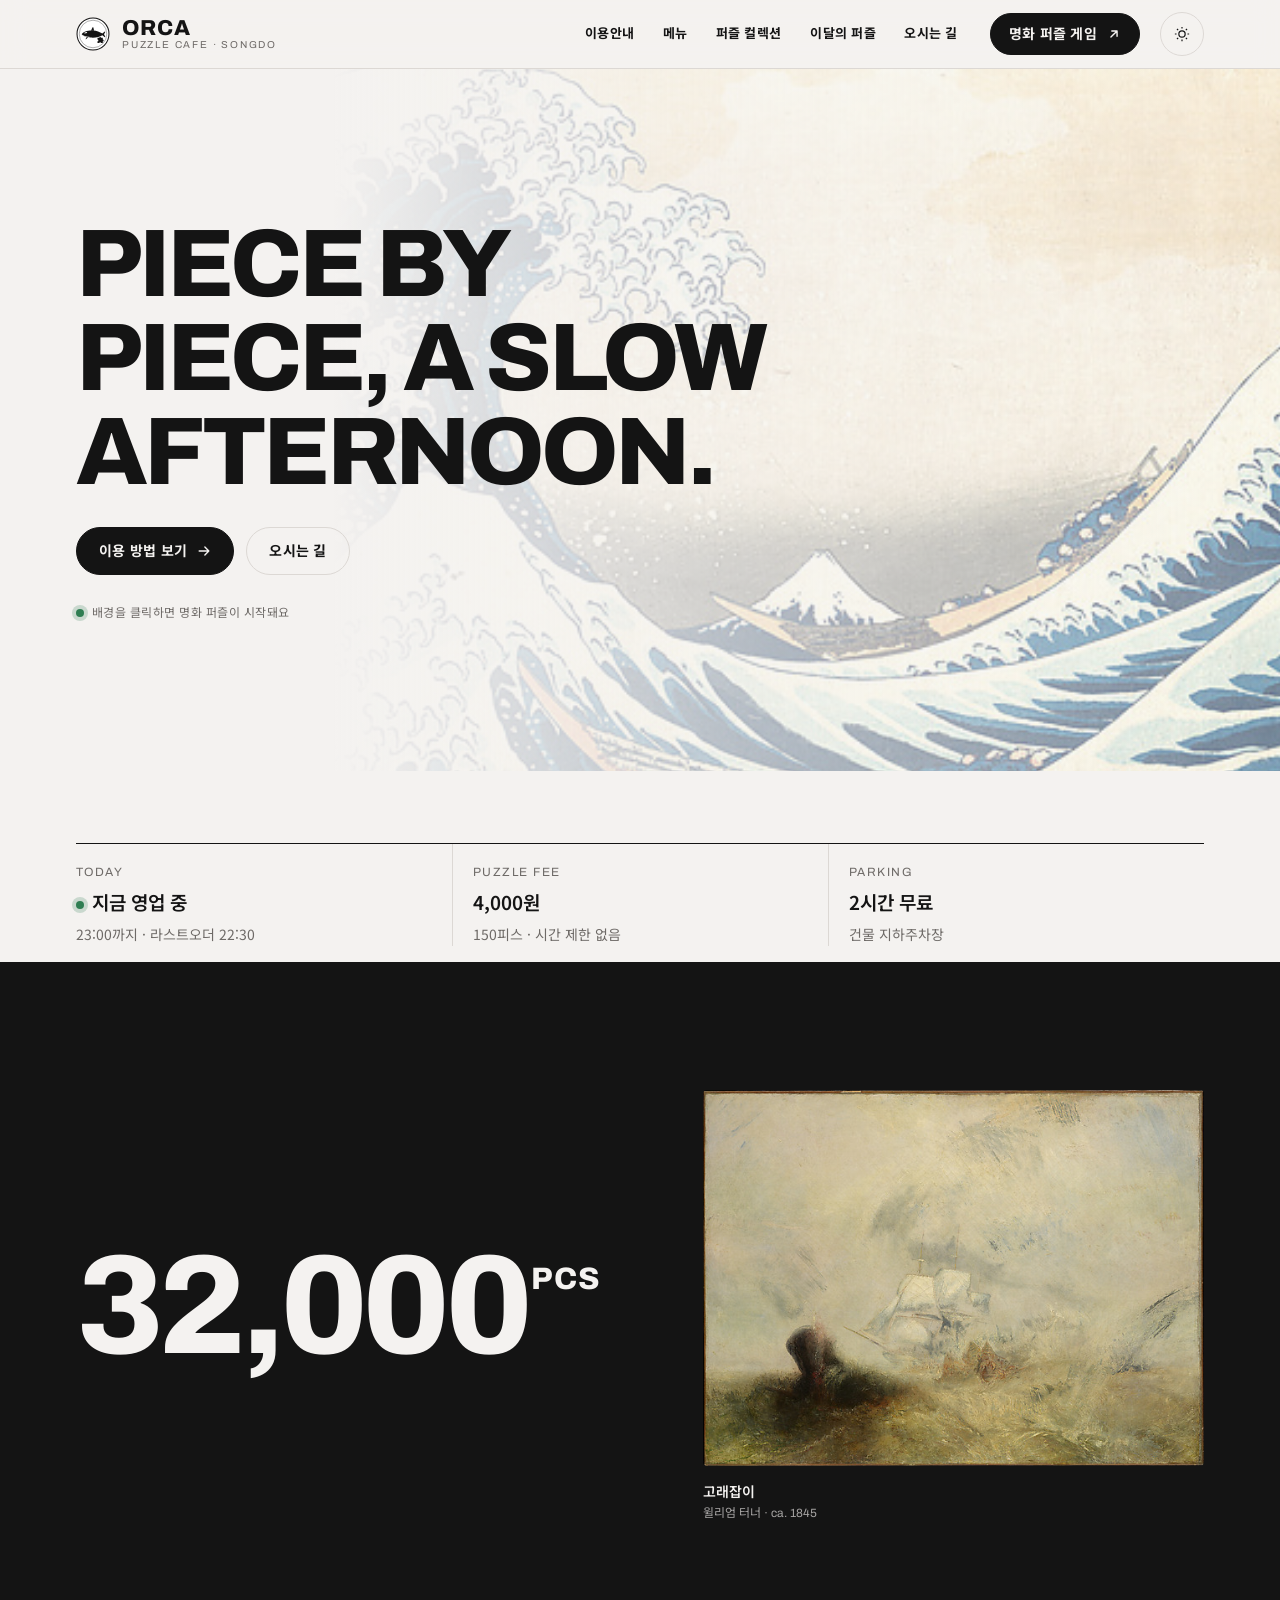
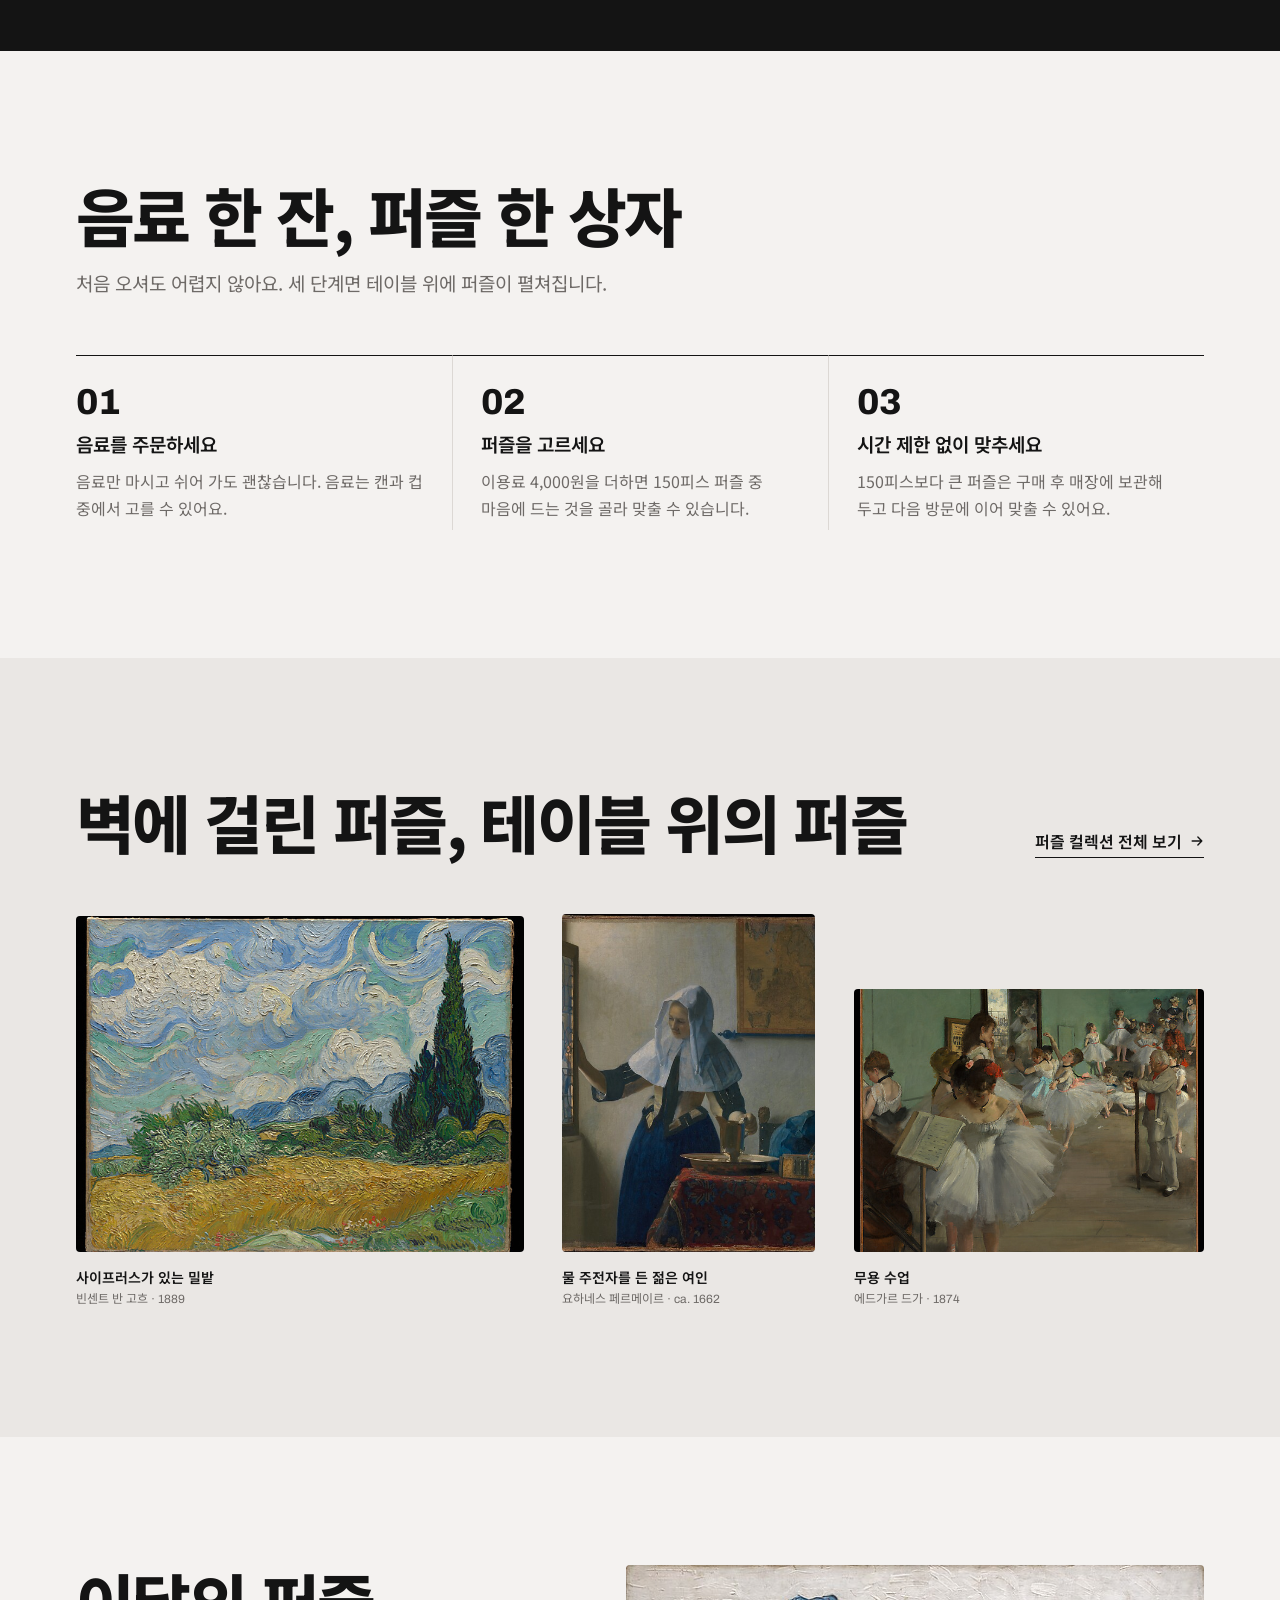
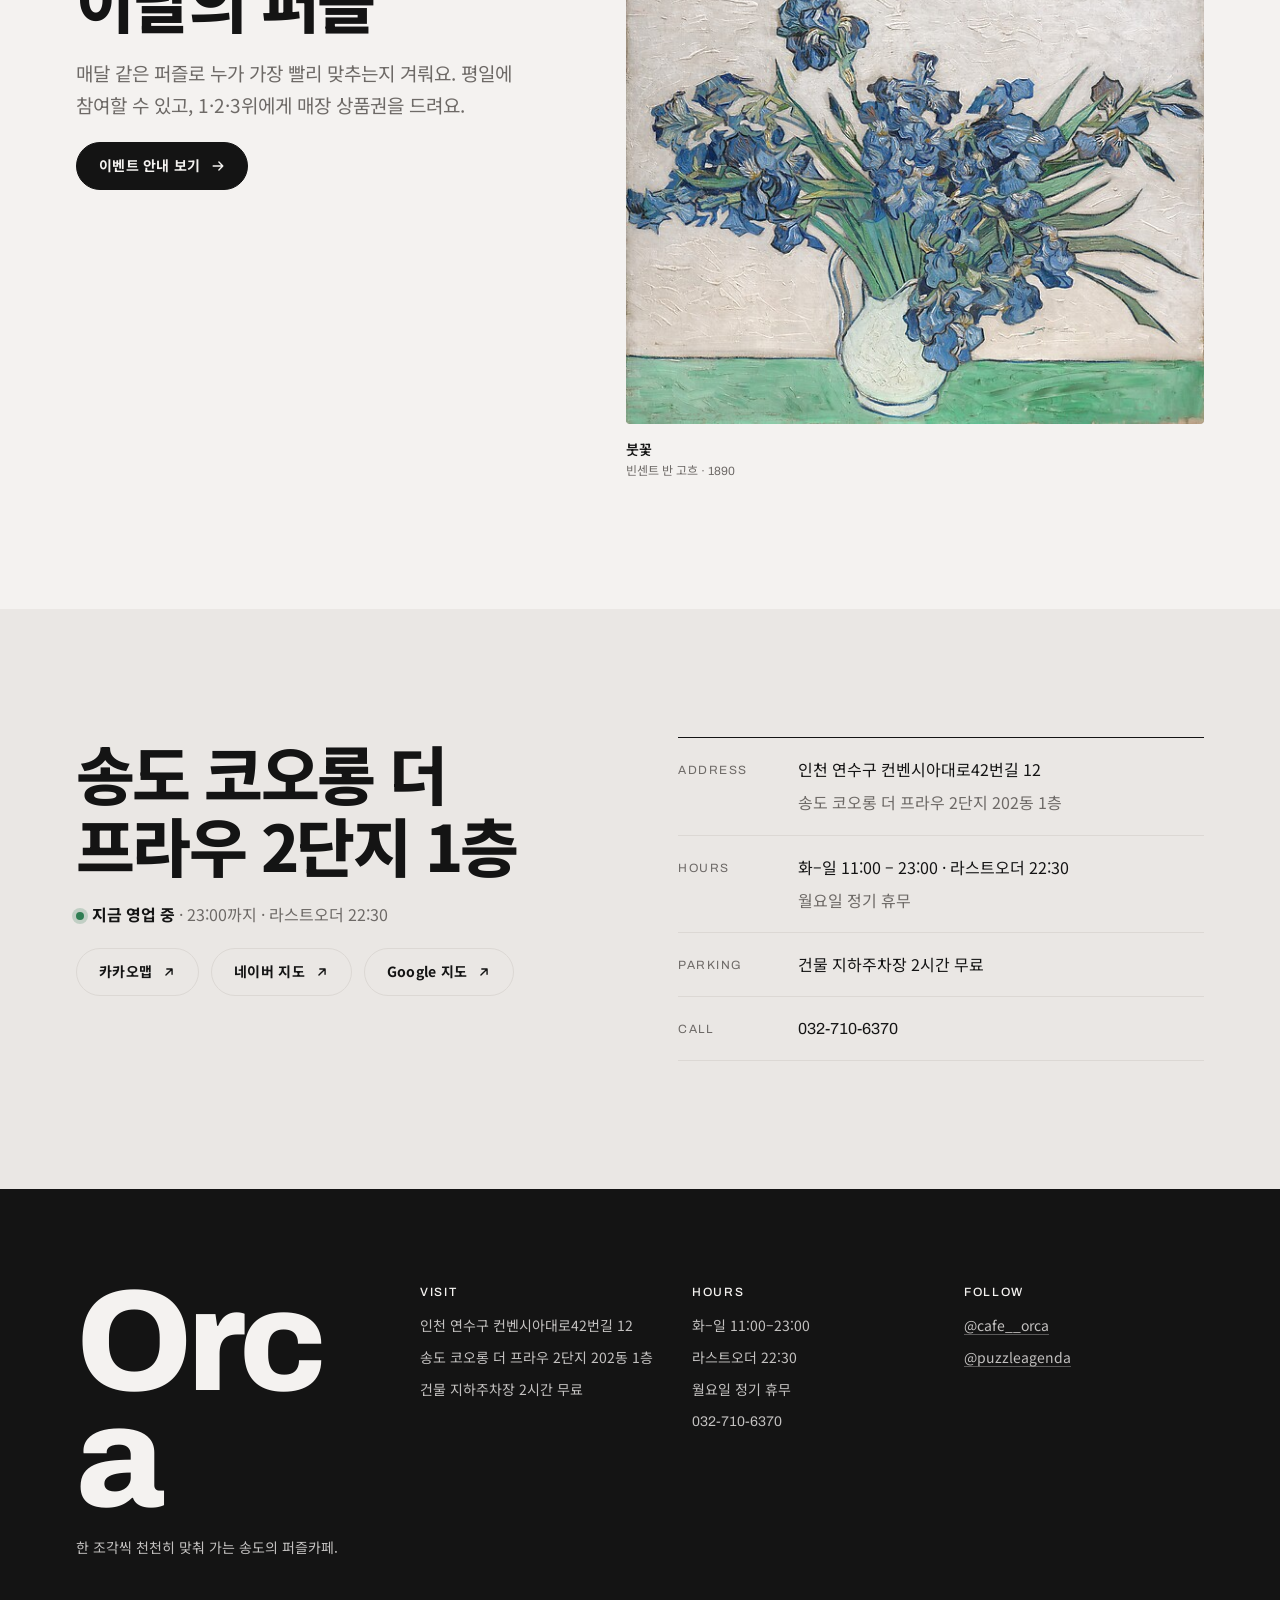
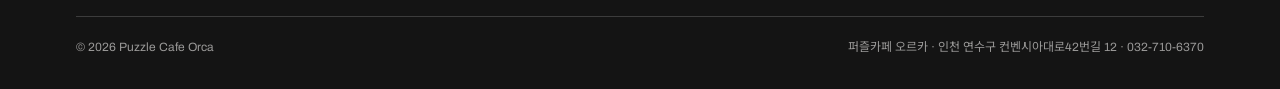
<file: index.html>
<!doctype html>
<html lang="ko">
<head>
<meta charset="utf-8">
<meta name="viewport" content="width=device-width, initial-scale=1, viewport-fit=cover">
<title>퍼즐카페 오르카</title>
<meta name="claude:viewport-fit-sides" content="cover">
<meta name="description" content="송도 퍼즐카페 오르카. 음료 한 잔에 4,000원을 더하면 150피스 퍼즐을 시간 제한 없이 맞출 수 있어요.">
<link rel="preconnect" href="https://fonts.googleapis.com">
<link rel="preconnect" href="https://fonts.gstatic.com" crossorigin>
<link rel="stylesheet" href="https://fonts.googleapis.com/css2?family=Archivo:wght@500;600;700;800&family=Noto+Sans+KR:wght@400;500;700;900&display=swap">
<link rel="stylesheet" href="assets/css/style.css">
<link rel="icon" href="data:image/svg+xml,%3Csvg xmlns='http://www.w3.org/2000/svg' viewBox='0 0 32 32'%3E%3Ccircle cx='16' cy='16' r='16' fill='%23141414'/%3E%3Ctext x='16' y='22' font-family='Arial' font-weight='800' font-size='16' fill='%23fff' text-anchor='middle'%3EO%3C/text%3E%3C/svg%3E">
<meta name="theme-color" content="#F4F2F0">
<meta property="og:site_name" content="퍼즐카페 오르카">
<meta property="og:type" content="website">
<meta property="og:locale" content="ko_KR">
<meta property="og:title" content="퍼즐카페 오르카">
<meta property="og:description" content="송도 퍼즐카페 오르카. 음료 한 잔에 4,000원을 더하면 150피스 퍼즐을 시간 제한 없이 맞출 수 있어요.">
<script>try{var t=localStorage.getItem("orca-theme");if(t)document.documentElement.setAttribute("data-theme",t)}catch(e){}</script>
<script type="application/ld+json">{"@context":"https://schema.org","@type":"CafeOrCoffeeShop","name":"퍼즐카페 오르카","alternateName":"Puzzle Cafe Orca","telephone":"+82-32-710-6370","address":{"@type":"PostalAddress","streetAddress":"컨벤시아대로42번길 12, 송도 코오롱 더 프라우 2단지 202동 1층","addressLocality":"연수구","addressRegion":"인천광역시","addressCountry":"KR"},"openingHoursSpecification":[{"@type":"OpeningHoursSpecification","dayOfWeek":["Tuesday","Wednesday","Thursday","Friday","Saturday","Sunday"],"opens":"11:00","closes":"23:00"}],"sameAs":["https://www.instagram.com/cafe__orca/"],"priceRange":"₩"}</script>
</head>
<body data-page="home">
<div id="site-header"></div>
<main id="main">
  <section class="hero stage" id="stage">
    <div class="stage-bg" aria-hidden="true">
      <iframe id="app-frame" title="명화 퍼즐" src="https://gjrlawkd-byte.github.io/art-puzzle/?new" tabindex="-1"></iframe>
    </div>
    <div class="stage-veil" aria-hidden="true"></div>
    <button class="stage-hit" type="button" id="stage-play" aria-label="배경의 명화 퍼즐 시작하기"></button>
    <div class="stage-bar">
      <a class="btn ghost" href="https://gjrlawkd-byte.github.io/art-puzzle/?new" target="_blank" rel="noopener">새 창에서 열기 <span class="arr ext" aria-hidden="true"></span></a>
      <button class="btn" type="button" id="stage-close">홈페이지로 돌아가기</button>
    </div>
    <div class="wrap stage-content">
      <div class="hero-grid">
        <div class="hero-copy">
          <h1 class="hero-en">Piece by piece, a slow afternoon.</h1>
          <div class="actions">
            <a class="btn" href="guide.html">이용 방법 보기 <span class="arr" aria-hidden="true"></span></a>
            <a class="btn ghost" href="visit.html">오시는 길</a>
          </div>
          <p class="play-hint"><span class="dot open"></span>배경을 클릭하면 명화 퍼즐이 시작돼요</p>
        </div>
      </div>
    </div>
  </section>
  <div class="wrap"><dl class="status-strip" data-render="status"></dl></div>
  <section class="section band-ink">
    <div class="wrap big-grid">
      <div class="reveal">
        <div class="big-num" aria-label="32,000피스">32,000<sup>PCS</sup></div>
      </div>
      <div class="reveal">
        <div data-render="art-img" data-id="437854"></div>
      </div>
    </div>
  </section>
  <section class="section">
    <div class="wrap">
      <div class="section-head">
        <h2 class="h2 h-kr">음료 한 잔, 퍼즐 한 상자</h2>
        <p class="lede">처음 오셔도 어렵지 않아요. 세 단계면 테이블 위에 퍼즐이 펼쳐집니다.</p>
      </div>
      <ol class="steps reveal" data-render="howto"></ol>
    </div>
  </section>
  <section class="section band">
    <div class="wrap">
      <div class="section-head split">
        <div style="display:grid;gap:16px">
          <h2 class="h2 h-kr">벽에 걸린 퍼즐, 테이블 위의 퍼즐</h2>
        </div>
        <a class="link-arrow" href="puzzles.html">퍼즐 컬렉션 전체 보기 <span class="arr" aria-hidden="true"></span></a>
      </div>
      <div class="wall" data-render="wall"></div>
    </div>
  </section>
  <section class="section">
    <div class="wrap rank-layout">
      <div class="reveal" style="display:grid;gap:20px;align-content:start">
        <h2 class="h2 h-kr">이달의 퍼즐</h2>
        <p class="lede">매달 같은 퍼즐로 누가 가장 빨리 맞추는지 겨뤄요. 평일에 참여할 수 있고, 1·2·3위에게 매장 상품권을 드려요.</p>
        <div class="actions"><a class="btn" href="ranking.html">이벤트 안내 보기 <span class="arr" aria-hidden="true"></span></a></div>
      </div>
      <div class="reveal" data-render="art-img" data-id="436528"></div>
    </div>
  </section>
  <section class="section band">
    <div class="wrap visit-grid">
      <div class="reveal" style="display:grid;gap:20px;align-content:start">
        <h2 class="h2 h-kr">송도 코오롱 더 프라우 2단지 1층</h2>
        <p data-render="today-status"></p>
        <div class="actions" data-render="maps"></div>
      </div>
      <dl class="info-list reveal">
        <div><dt>Address</dt><dd><span data-render="text" data-key="cafe.address"></span><span class="muted" data-render="text" data-key="cafe.addressDetail"></span></dd></div>
        <div><dt>Hours</dt><dd><span class="num">화–일 11:00 – 23:00 · 라스트오더 22:30</span><span class="muted">월요일 정기 휴무</span></dd></div>
        <div><dt>Parking</dt><dd data-render="text" data-key="cafe.parking"></dd></div>
        <div><dt>Call</dt><dd class="mono num" data-render="text" data-key="cafe.phone"></dd></div>
      </dl>
    </div>
  </section>
</main>
<div id="site-footer"></div>
<script src="assets/js/data.js"></script>
<script src="assets/js/site.js"></script>
<script src="assets/js/pages.js"></script><script src="assets/js/stage.js"></script>
</body>
</html>
</file>
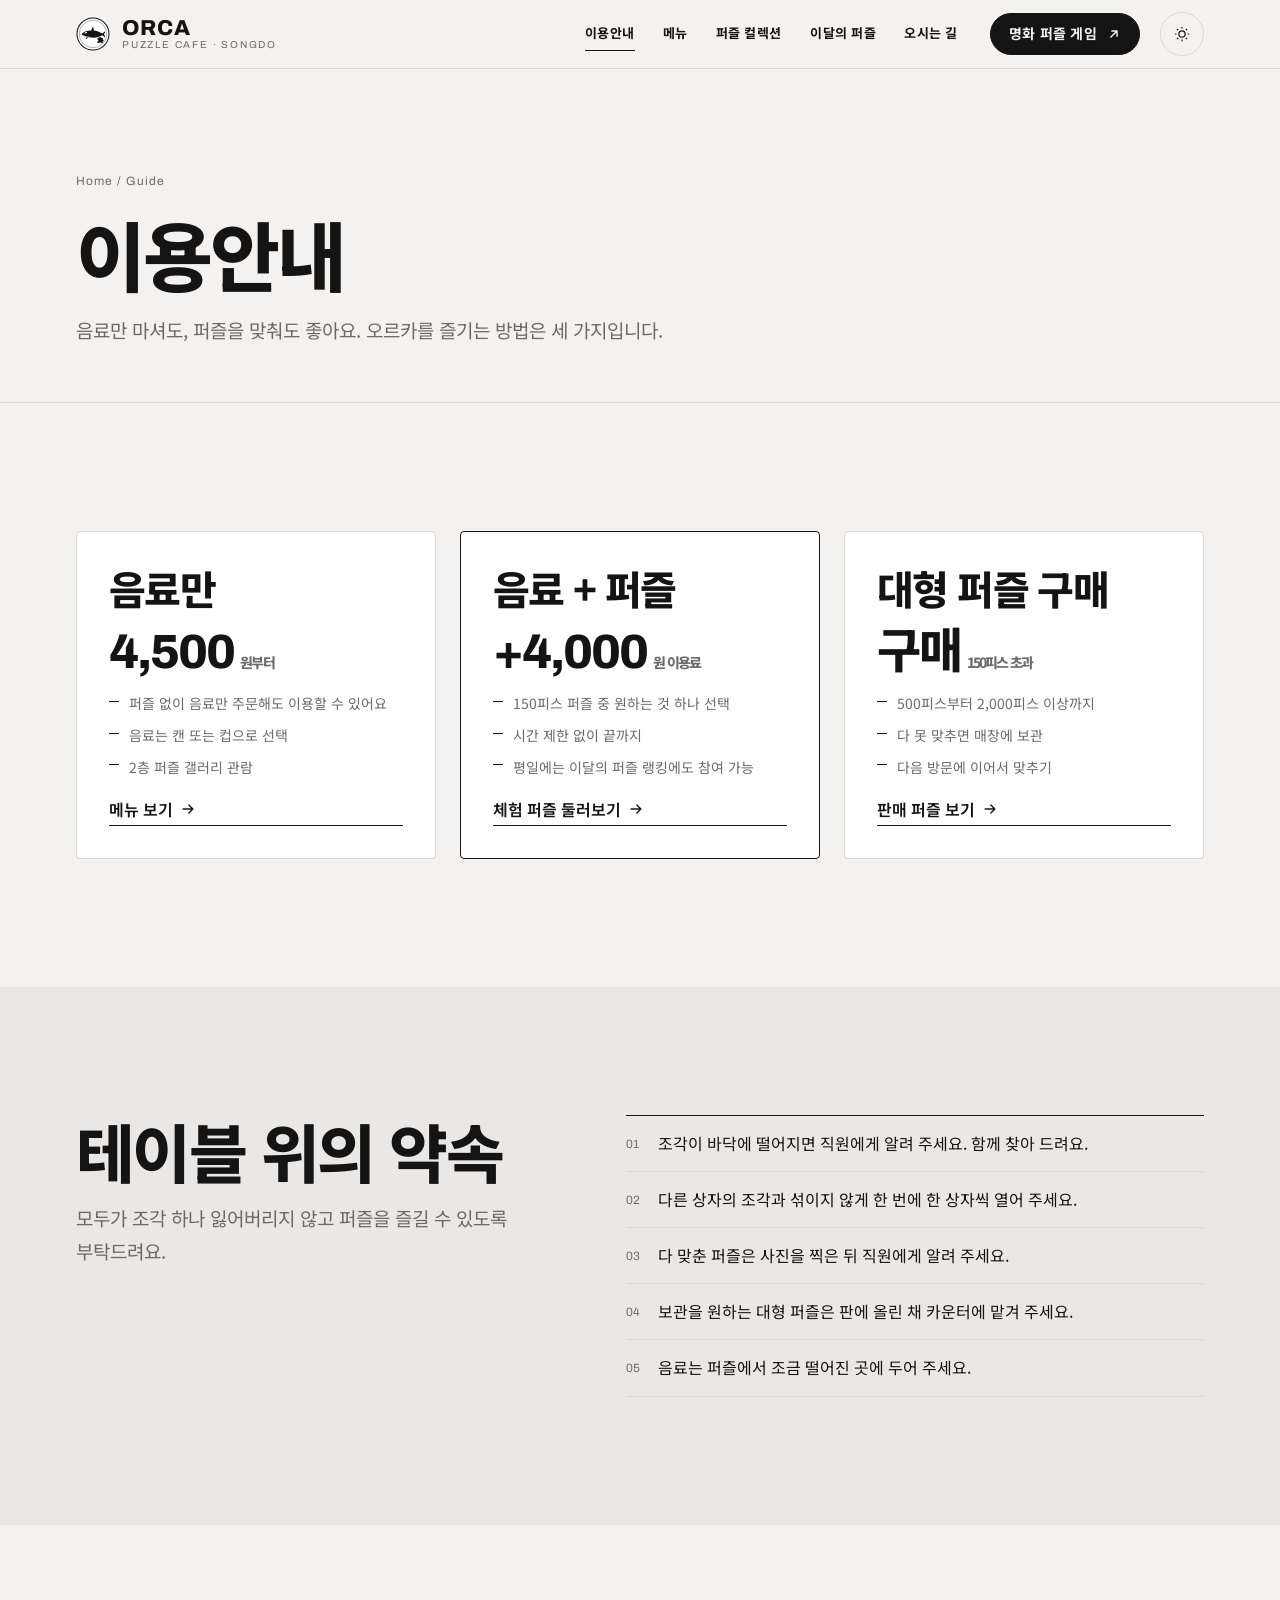
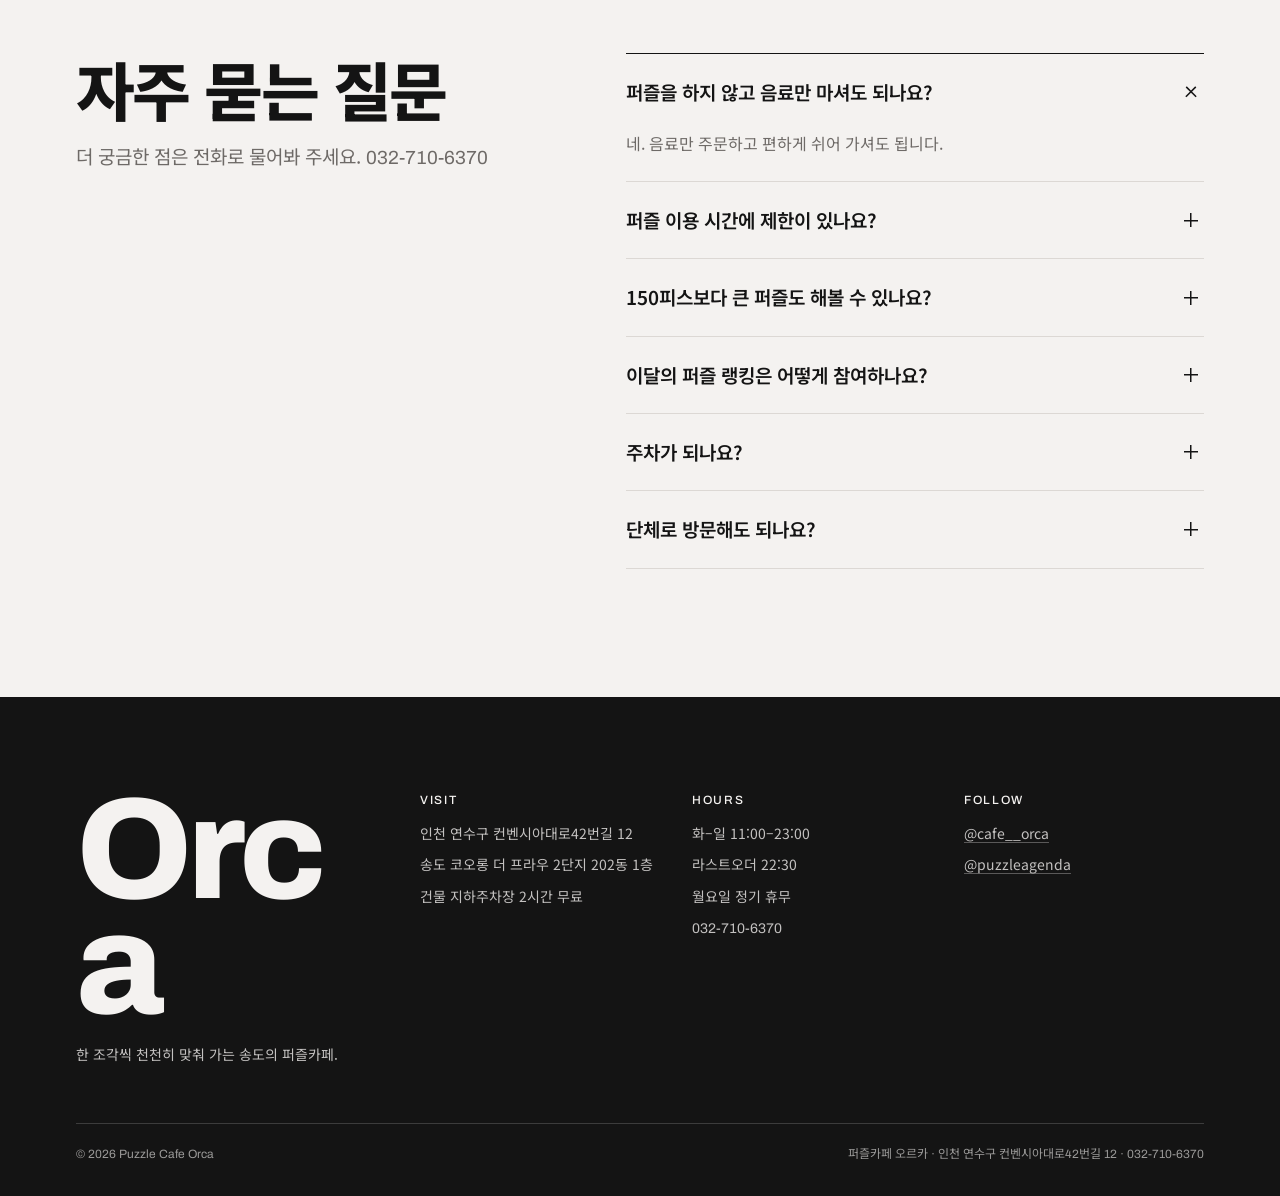
<file: guide.html>
<!doctype html>
<html lang="ko">
<head>
<meta charset="utf-8">
<meta name="viewport" content="width=device-width, initial-scale=1, viewport-fit=cover">
<title>이용안내 · 퍼즐카페 오르카</title>
<meta name="claude:viewport-fit-sides" content="cover">
<meta name="description" content="퍼즐카페 오르카 이용 방법과 요금, 자주 묻는 질문.">
<link rel="preconnect" href="https://fonts.googleapis.com">
<link rel="preconnect" href="https://fonts.gstatic.com" crossorigin>
<link rel="stylesheet" href="https://fonts.googleapis.com/css2?family=Archivo:wght@500;600;700;800&family=Noto+Sans+KR:wght@400;500;700;900&display=swap">
<link rel="stylesheet" href="assets/css/style.css">
<link rel="icon" href="data:image/svg+xml,%3Csvg xmlns='http://www.w3.org/2000/svg' viewBox='0 0 32 32'%3E%3Ccircle cx='16' cy='16' r='16' fill='%23141414'/%3E%3Ctext x='16' y='22' font-family='Arial' font-weight='800' font-size='16' fill='%23fff' text-anchor='middle'%3EO%3C/text%3E%3C/svg%3E">
<meta name="theme-color" content="#F4F2F0">
<meta property="og:site_name" content="퍼즐카페 오르카">
<meta property="og:type" content="website">
<meta property="og:locale" content="ko_KR">
<meta property="og:title" content="이용안내 · 퍼즐카페 오르카">
<meta property="og:description" content="퍼즐카페 오르카 이용 방법과 요금, 자주 묻는 질문.">
<script>try{var t=localStorage.getItem("orca-theme");if(t)document.documentElement.setAttribute("data-theme",t)}catch(e){}</script>
</head>
<body data-page="guide">
<div id="site-header"></div>
<main id="main">
  <header class="page-head">
    <div class="wrap">
      <span class="crumb"><a href="index.html">Home</a> / Guide</span>
      <h1 class="h1 h-kr">이용안내</h1>
      <p class="lede">음료만 마셔도, 퍼즐을 맞춰도 좋아요. 오르카를 즐기는 방법은 세 가지입니다.</p>
    </div>
  </header>
  <section class="section">
    <div class="wrap">
      <div class="plans">
        <article class="plan reveal">
          <h2 class="h3 h-kr">음료만</h2>
          <p class="price num">4,500<small>원부터</small></p>
          <ul>
            <li>퍼즐 없이 음료만 주문해도 이용할 수 있어요</li>
            <li>음료는 캔 또는 컵으로 선택</li>
            <li>2층 퍼즐 갤러리 관람</li>
          </ul>
          <a class="link-arrow" href="menu.html">메뉴 보기 <span class="arr" aria-hidden="true"></span></a>
        </article>
        <article class="plan feature reveal">
          <h2 class="h3 h-kr">음료 + 퍼즐</h2>
          <p class="price num">+4,000<small>원 이용료</small></p>
          <ul>
            <li>150피스 퍼즐 중 원하는 것 하나 선택</li>
            <li>시간 제한 없이 끝까지</li>
            <li>평일에는 이달의 퍼즐 랭킹에도 참여 가능</li>
          </ul>
          <a class="link-arrow" href="puzzles.html">체험 퍼즐 둘러보기 <span class="arr" aria-hidden="true"></span></a>
        </article>
        <article class="plan reveal">
          <h2 class="h3 h-kr">대형 퍼즐 구매</h2>
          <p class="price">구매<small>150피스 초과</small></p>
          <ul>
            <li>500피스부터 2,000피스 이상까지</li>
            <li>다 못 맞추면 매장에 보관</li>
            <li>다음 방문에 이어서 맞추기</li>
          </ul>
          <a class="link-arrow" href="puzzles.html">판매 퍼즐 보기 <span class="arr" aria-hidden="true"></span></a>
        </article>
      </div>
    </div>
  </section>
  <section class="section band">
    <div class="wrap rank-layout">
      <div class="section-head" style="margin:0">
        <h2 class="h2 h-kr">테이블 위의 약속</h2>
        <p class="lede">모두가 조각 하나 잃어버리지 않고 퍼즐을 즐길 수 있도록 부탁드려요.</p>
      </div>
      <ol class="rules reveal">
        <li><span>01</span>조각이 바닥에 떨어지면 직원에게 알려 주세요. 함께 찾아 드려요.</li>
        <li><span>02</span>다른 상자의 조각과 섞이지 않게 한 번에 한 상자씩 열어 주세요.</li>
        <li><span>03</span>다 맞춘 퍼즐은 사진을 찍은 뒤 직원에게 알려 주세요.</li>
        <li><span>04</span>보관을 원하는 대형 퍼즐은 판에 올린 채 카운터에 맡겨 주세요.</li>
        <li><span>05</span>음료는 퍼즐에서 조금 떨어진 곳에 두어 주세요.</li>
      </ol>
    </div>
  </section>
  <section class="section">
    <div class="wrap rank-layout">
      <div class="section-head" style="margin:0">
        <h2 class="h2 h-kr">자주 묻는 질문</h2>
        <p class="lede">더 궁금한 점은 전화로 물어봐 주세요. <span class="mono num" data-render="text" data-key="cafe.phone"></span></p>
      </div>
      <div class="faq reveal" data-render="faq"></div>
    </div>
  </section>
</main>
<div id="site-footer"></div>
<script src="assets/js/data.js"></script>
<script src="assets/js/site.js"></script>
<script src="assets/js/pages.js"></script>
</body>
</html>
</file>
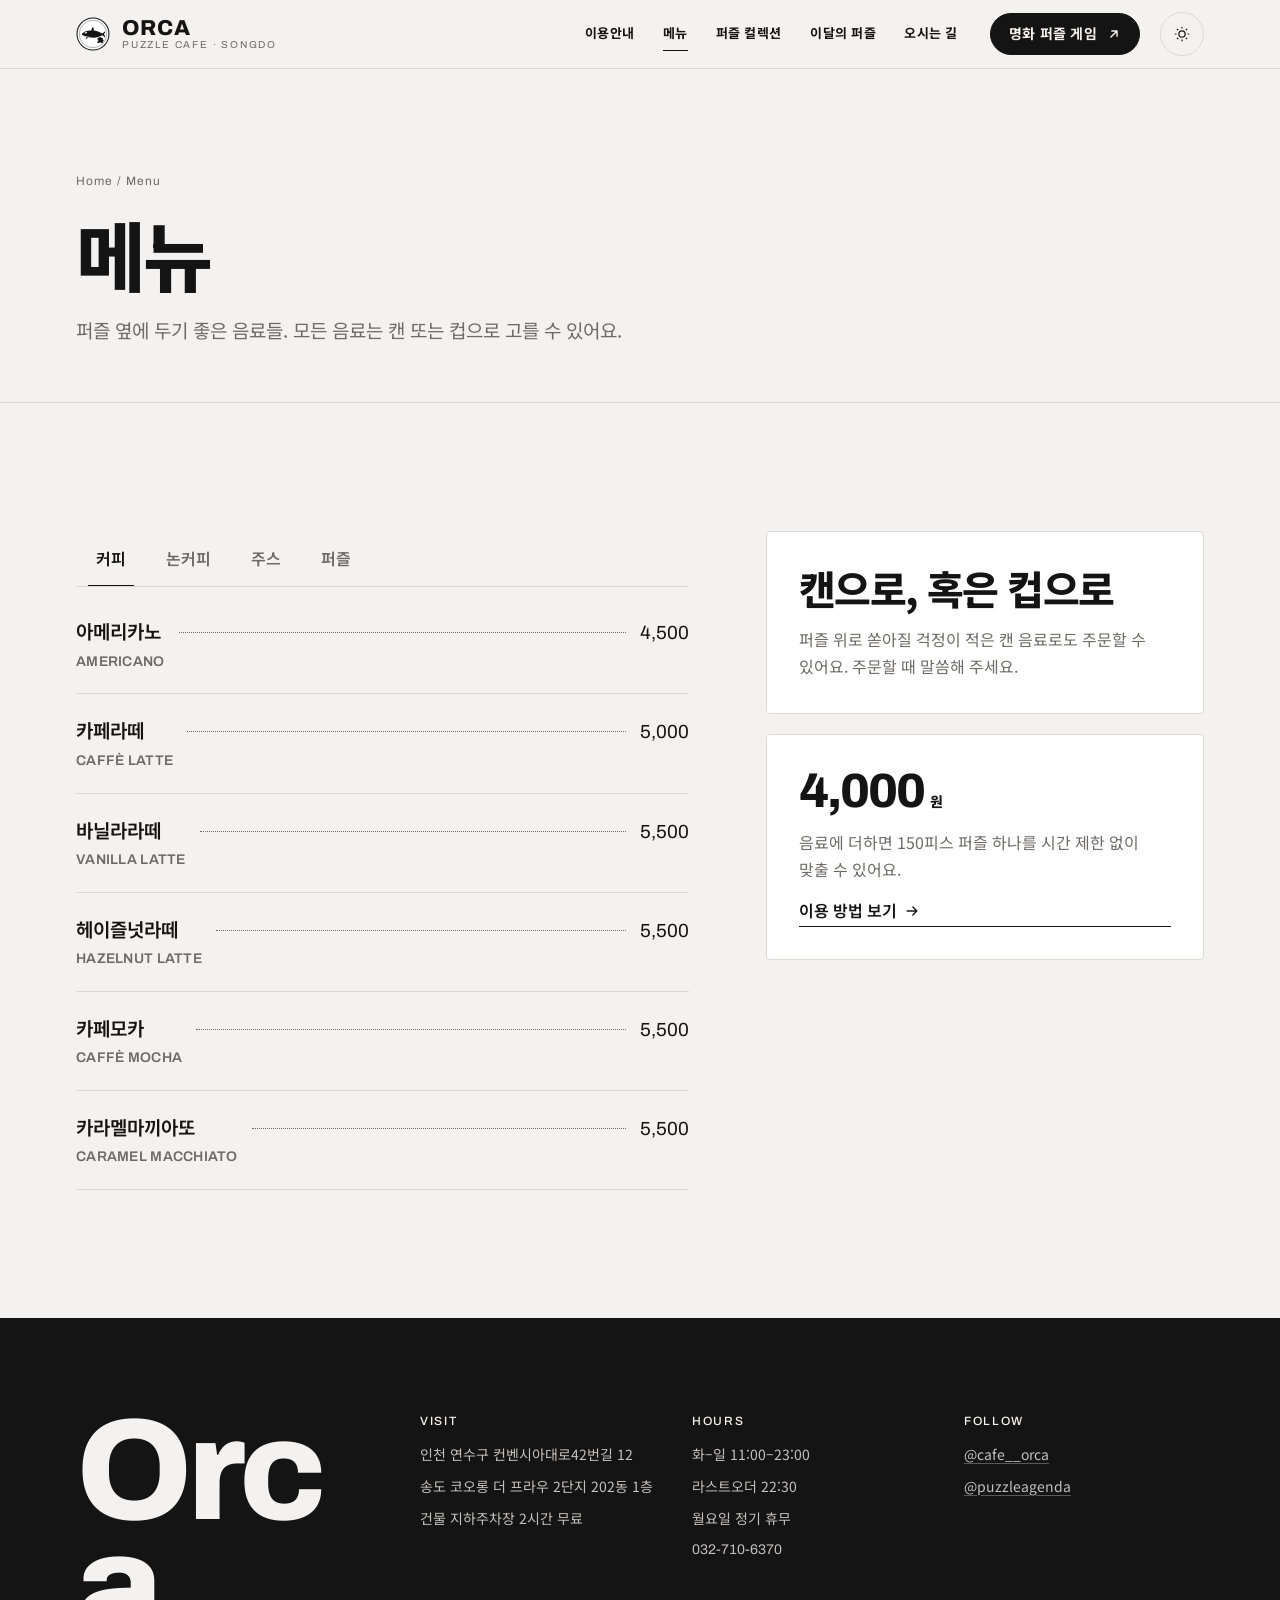
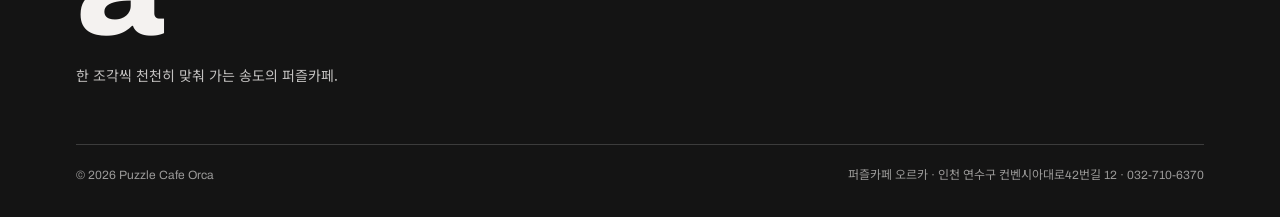
<file: menu.html>
<!doctype html>
<html lang="ko">
<head>
<meta charset="utf-8">
<meta name="viewport" content="width=device-width, initial-scale=1, viewport-fit=cover">
<title>메뉴 · 퍼즐카페 오르카</title>
<meta name="claude:viewport-fit-sides" content="cover">
<meta name="description" content="퍼즐카페 오르카의 커피, 논커피, 주스 메뉴와 퍼즐 이용료.">
<link rel="preconnect" href="https://fonts.googleapis.com">
<link rel="preconnect" href="https://fonts.gstatic.com" crossorigin>
<link rel="stylesheet" href="https://fonts.googleapis.com/css2?family=Archivo:wght@500;600;700;800&family=Noto+Sans+KR:wght@400;500;700;900&display=swap">
<link rel="stylesheet" href="assets/css/style.css">
<link rel="icon" href="data:image/svg+xml,%3Csvg xmlns='http://www.w3.org/2000/svg' viewBox='0 0 32 32'%3E%3Ccircle cx='16' cy='16' r='16' fill='%23141414'/%3E%3Ctext x='16' y='22' font-family='Arial' font-weight='800' font-size='16' fill='%23fff' text-anchor='middle'%3EO%3C/text%3E%3C/svg%3E">
<meta name="theme-color" content="#F4F2F0">
<meta property="og:site_name" content="퍼즐카페 오르카">
<meta property="og:type" content="website">
<meta property="og:locale" content="ko_KR">
<meta property="og:title" content="메뉴 · 퍼즐카페 오르카">
<meta property="og:description" content="퍼즐카페 오르카의 커피, 논커피, 주스 메뉴와 퍼즐 이용료.">
<script>try{var t=localStorage.getItem("orca-theme");if(t)document.documentElement.setAttribute("data-theme",t)}catch(e){}</script>
</head>
<body data-page="menu">
<div id="site-header"></div>
<main id="main">
  <header class="page-head">
    <div class="wrap">
      <span class="crumb"><a href="index.html">Home</a> / Menu</span>
      <h1 class="h1 h-kr">메뉴</h1>
      <p class="lede">퍼즐 옆에 두기 좋은 음료들. 모든 음료는 캔 또는 컵으로 고를 수 있어요.</p>
    </div>
  </header>
  <section class="section">
    <div class="wrap menu-layout">
      <div data-render="menu"></div>
      <aside style="display:grid;gap:20px">
        <div class="aside-card">
          <h2 class="h3 h-kr">캔으로, 혹은 컵으로</h2>
          <p class="muted">퍼즐 위로 쏟아질 걱정이 적은 캔 음료로도 주문할 수 있어요. 주문할 때 말씀해 주세요.</p>
        </div>
        <div class="aside-card">
          <p class="price num display" style="font-size:3rem;line-height:1">4,000<span class="mono" style="font-size:var(--fs-sm);margin-left:6px">원</span></p>
          <p class="muted">음료에 더하면 150피스 퍼즐 하나를 시간 제한 없이 맞출 수 있어요.</p>
          <a class="link-arrow" href="guide.html">이용 방법 보기 <span class="arr" aria-hidden="true"></span></a>
        </div>
      </aside>
    </div>
  </section>
</main>
<div id="site-footer"></div>
<script src="assets/js/data.js"></script>
<script src="assets/js/site.js"></script>
<script src="assets/js/pages.js"></script>
</body>
</html>
</file>
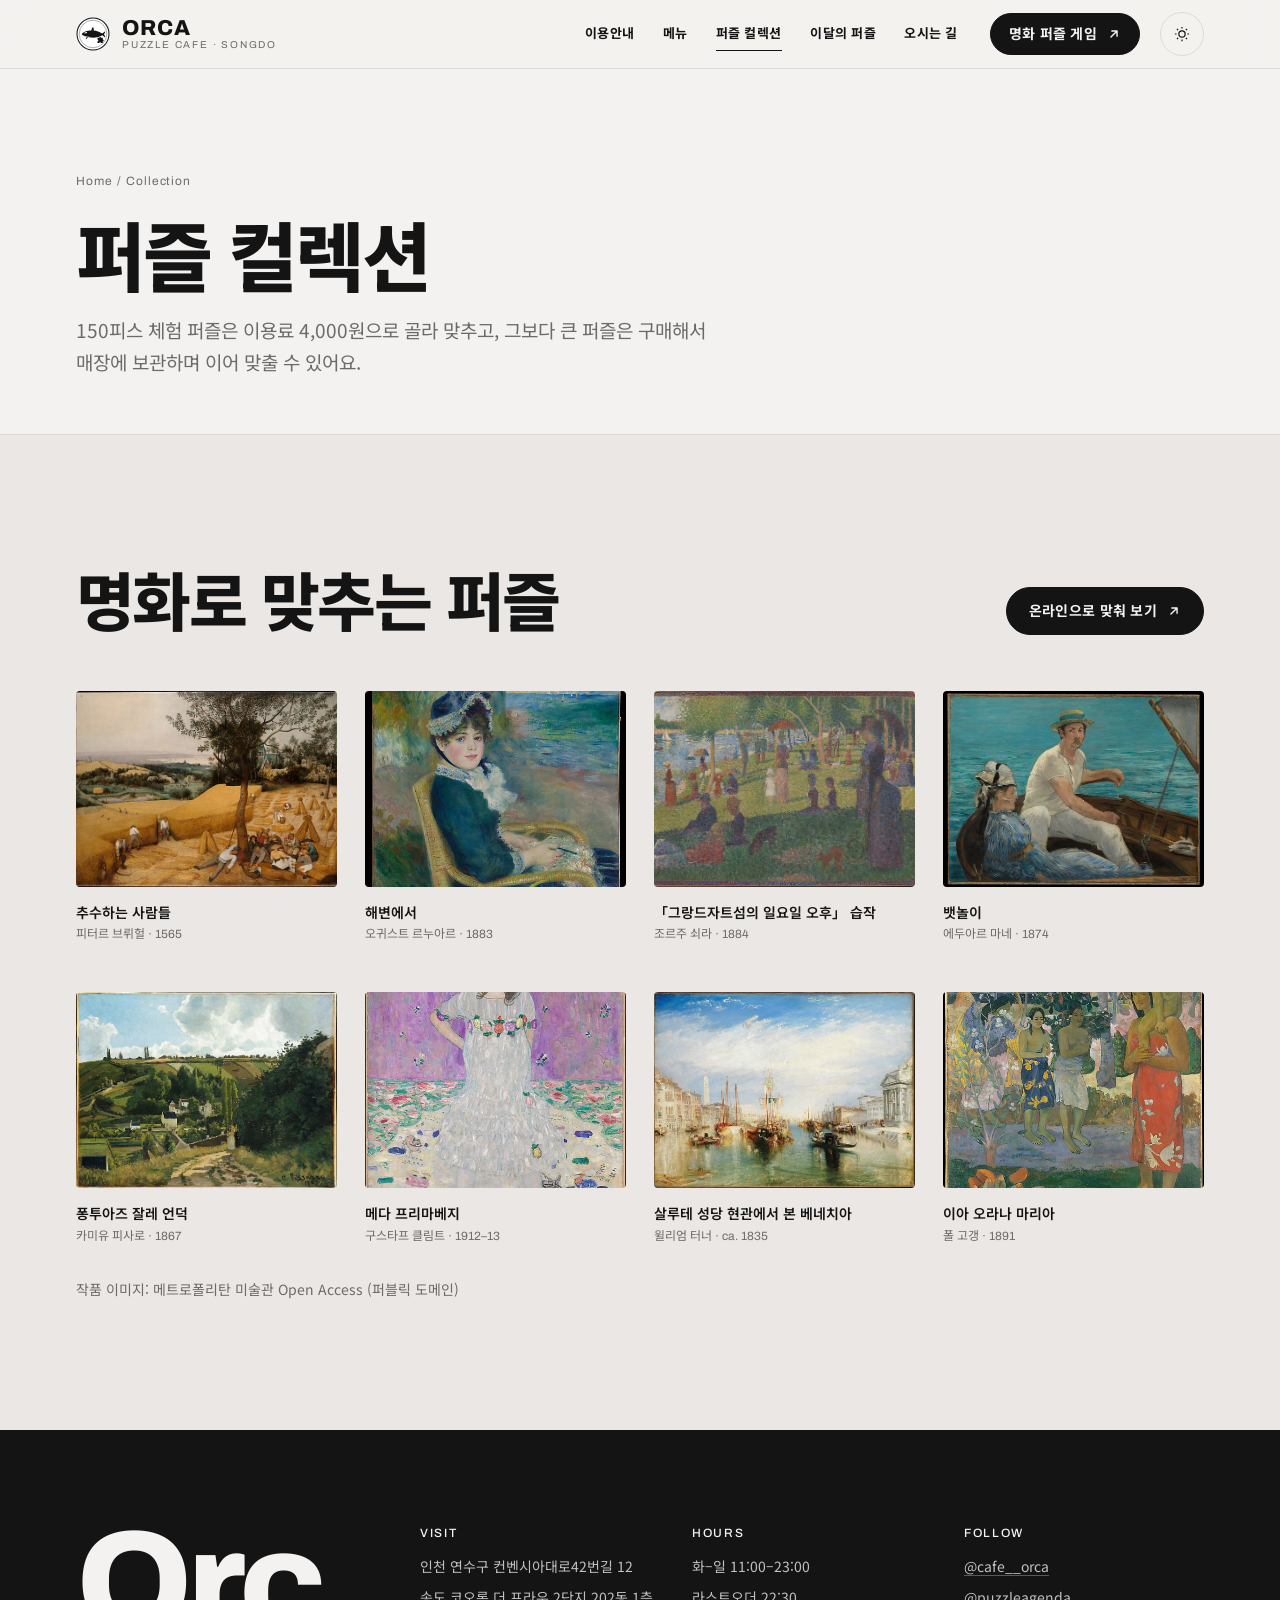
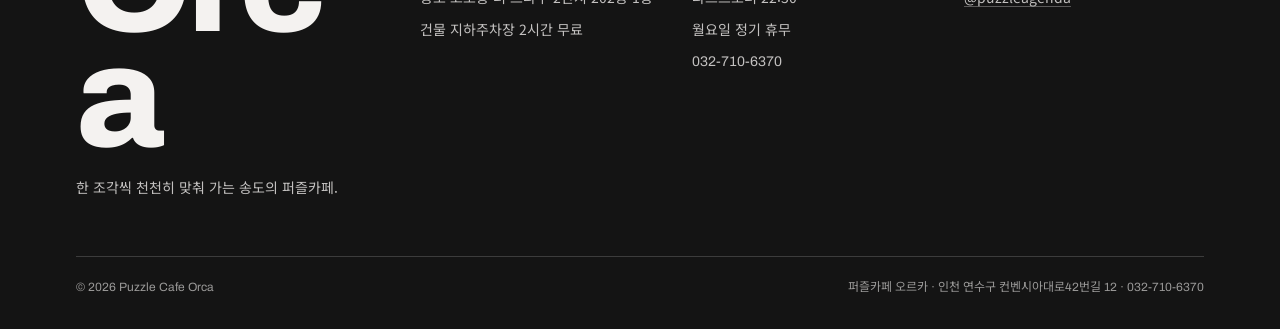
<file: puzzles.html>
<!doctype html>
<html lang="ko">
<head>
<meta charset="utf-8">
<meta name="viewport" content="width=device-width, initial-scale=1, viewport-fit=cover">
<title>퍼즐 컬렉션 · 퍼즐카페 오르카</title>
<meta name="claude:viewport-fit-sides" content="cover">
<meta name="description" content="오르카에서 맞출 수 있는 체험용 150피스 퍼즐과 판매용 대형 퍼즐.">
<link rel="preconnect" href="https://fonts.googleapis.com">
<link rel="preconnect" href="https://fonts.gstatic.com" crossorigin>
<link rel="stylesheet" href="https://fonts.googleapis.com/css2?family=Archivo:wght@500;600;700;800&family=Noto+Sans+KR:wght@400;500;700;900&display=swap">
<link rel="stylesheet" href="assets/css/style.css">
<link rel="icon" href="data:image/svg+xml,%3Csvg xmlns='http://www.w3.org/2000/svg' viewBox='0 0 32 32'%3E%3Ccircle cx='16' cy='16' r='16' fill='%23141414'/%3E%3Ctext x='16' y='22' font-family='Arial' font-weight='800' font-size='16' fill='%23fff' text-anchor='middle'%3EO%3C/text%3E%3C/svg%3E">
<meta name="theme-color" content="#F4F2F0">
<meta property="og:site_name" content="퍼즐카페 오르카">
<meta property="og:type" content="website">
<meta property="og:locale" content="ko_KR">
<meta property="og:title" content="퍼즐 컬렉션 · 퍼즐카페 오르카">
<meta property="og:description" content="오르카에서 맞출 수 있는 체험용 150피스 퍼즐과 판매용 대형 퍼즐.">
<script>try{var t=localStorage.getItem("orca-theme");if(t)document.documentElement.setAttribute("data-theme",t)}catch(e){}</script>
</head>
<body data-page="puzzles">
<div id="site-header"></div>
<main id="main">
  <header class="page-head">
    <div class="wrap">
      <span class="crumb"><a href="index.html">Home</a> / Collection</span>
      <h1 class="h1 h-kr">퍼즐 컬렉션</h1>
      <p class="lede">150피스 체험 퍼즐은 이용료 4,000원으로 골라 맞추고, 그보다 큰 퍼즐은 구매해서 매장에 보관하며 이어 맞출 수 있어요.</p>
    </div>
  </header>
  <section class="section band">
    <div class="wrap">
      <div class="section-head split">
        <h2 class="h2 h-kr">명화로 맞추는 퍼즐</h2>
        <a class="btn" data-render="game-link" href="#" target="_blank" rel="noopener">온라인으로 맞춰 보기 <span class="arr ext" aria-hidden="true"></span></a>
      </div>
      <div class="art-grid" data-render="art-grid"></div>
      <p class="muted" style="margin-top:32px;font-size:var(--fs-sm)">작품 이미지: 메트로폴리탄 미술관 Open Access (퍼블릭 도메인)</p>
    </div>
  </section>
</main>
<div id="site-footer"></div>
<script src="assets/js/data.js"></script>
<script src="assets/js/site.js"></script>
<script src="assets/js/pages.js"></script>
</body>
</html>
</file>
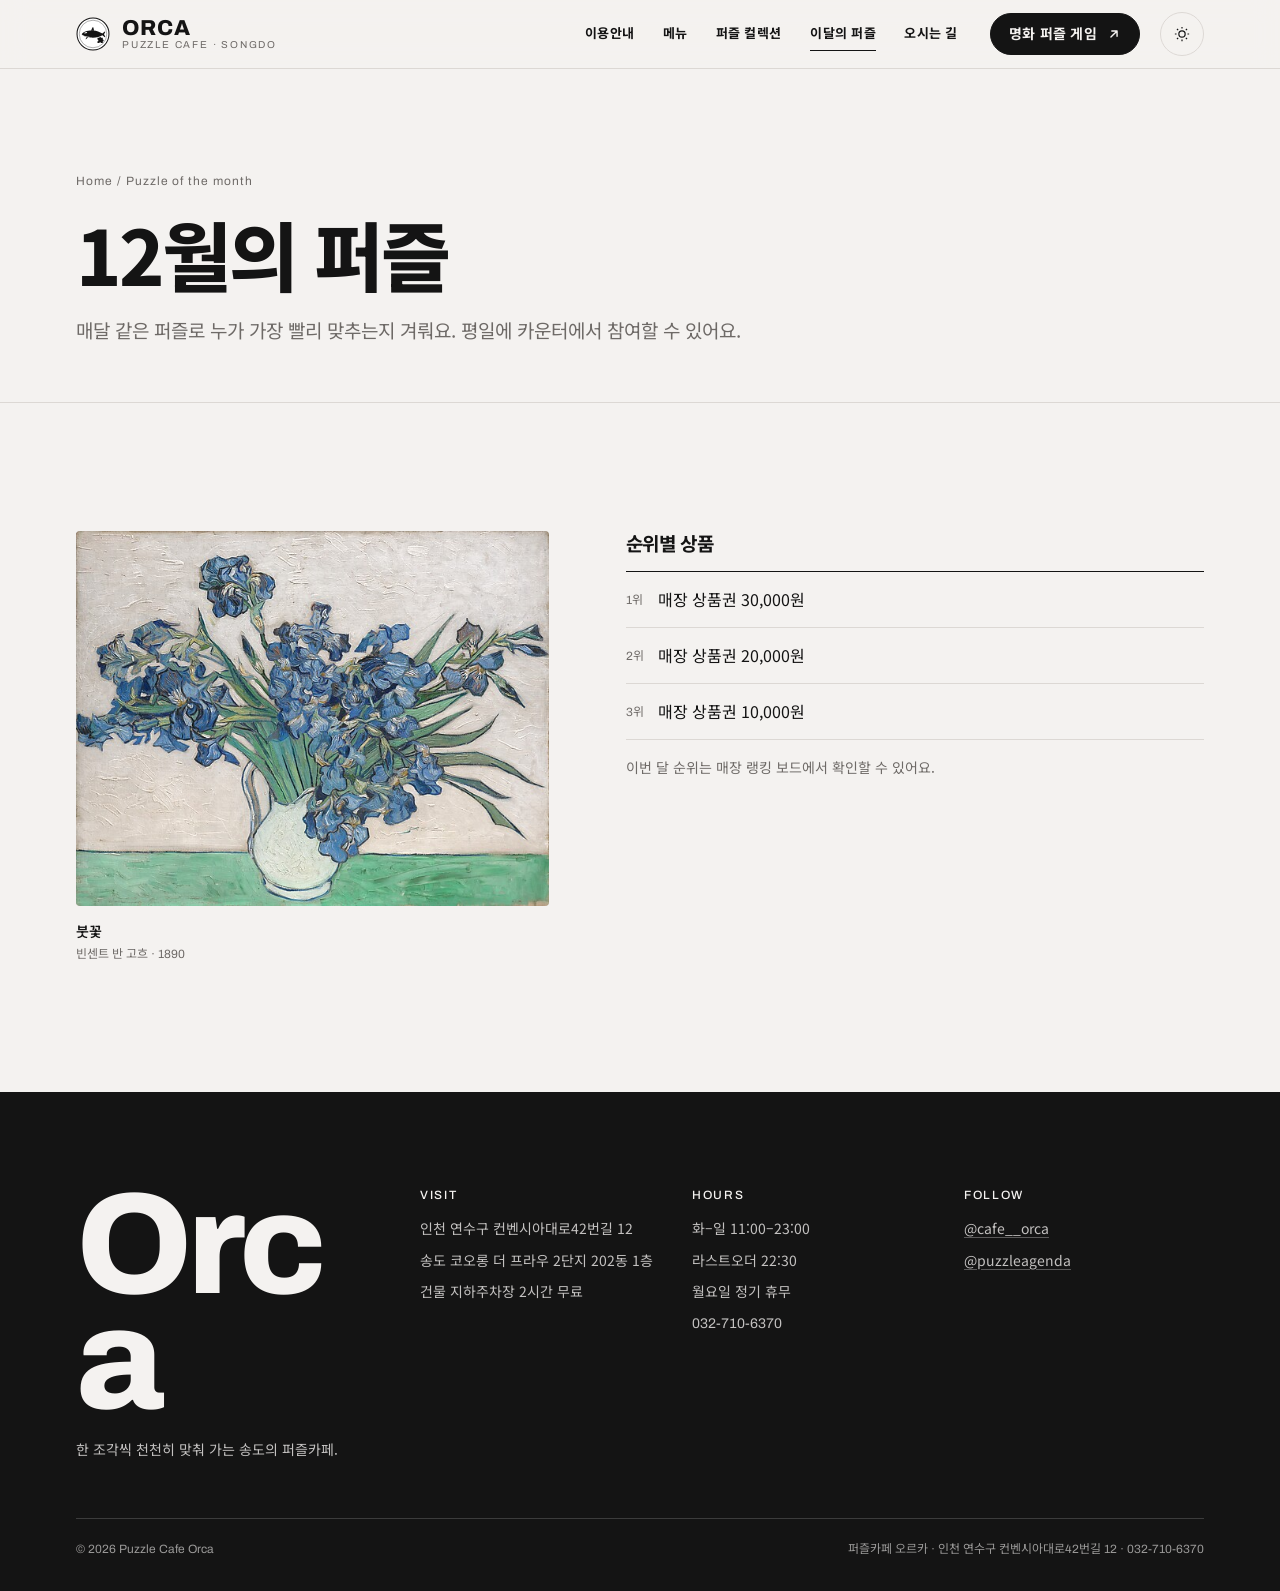
<file: ranking.html>
<!doctype html>
<html lang="ko">
<head>
<meta charset="utf-8">
<meta name="viewport" content="width=device-width, initial-scale=1, viewport-fit=cover">
<title>이달의 퍼즐 · 퍼즐카페 오르카</title>
<meta name="claude:viewport-fit-sides" content="cover">
<meta name="description" content="매달 같은 150피스 퍼즐로 완성 시간을 겨루는 오르카의 스피드 랭킹.">
<link rel="preconnect" href="https://fonts.googleapis.com">
<link rel="preconnect" href="https://fonts.gstatic.com" crossorigin>
<link rel="stylesheet" href="https://fonts.googleapis.com/css2?family=Archivo:wght@500;600;700;800&family=Noto+Sans+KR:wght@400;500;700;900&display=swap">
<link rel="stylesheet" href="assets/css/style.css">
<link rel="icon" href="data:image/svg+xml,%3Csvg xmlns='http://www.w3.org/2000/svg' viewBox='0 0 32 32'%3E%3Ccircle cx='16' cy='16' r='16' fill='%23141414'/%3E%3Ctext x='16' y='22' font-family='Arial' font-weight='800' font-size='16' fill='%23fff' text-anchor='middle'%3EO%3C/text%3E%3C/svg%3E">
<meta name="theme-color" content="#F4F2F0">
<meta property="og:site_name" content="퍼즐카페 오르카">
<meta property="og:type" content="website">
<meta property="og:locale" content="ko_KR">
<meta property="og:title" content="이달의 퍼즐 · 퍼즐카페 오르카">
<meta property="og:description" content="매달 같은 150피스 퍼즐로 완성 시간을 겨루는 오르카의 스피드 랭킹.">
<script>try{var t=localStorage.getItem("orca-theme");if(t)document.documentElement.setAttribute("data-theme",t)}catch(e){}</script>
</head>
<body data-page="ranking">
<div id="site-header"></div>
<main id="main">
  <header class="page-head">
    <div class="wrap">
      <span class="crumb"><a href="index.html">Home</a> / Puzzle of the month</span>
      <h1 class="h1 h-kr"><span data-render="rank-month"></span>의 퍼즐</h1>
      <p class="lede">매달 같은 퍼즐로 누가 가장 빨리 맞추는지 겨뤄요. 평일에 카운터에서 참여할 수 있어요.</p>
    </div>
  </header>
  <section class="section">
    <div class="wrap rank-layout">
      <div data-render="art-img" data-id="436528"></div>
      <div style="display:grid;gap:16px;align-content:start">
        <h2 class="block-title">순위별 상품</h2>
        <ol class="rules">
          <li><span>1위</span>매장 상품권 30,000원</li>
          <li><span>2위</span>매장 상품권 20,000원</li>
          <li><span>3위</span>매장 상품권 10,000원</li>
        </ol>
        <p class="muted" style="font-size:var(--fs-sm)">이번 달 순위는 매장 랭킹 보드에서 확인할 수 있어요.</p>
      </div>
    </div>
  </section>
</main>
<div id="site-footer"></div>
<script src="assets/js/data.js"></script>
<script src="assets/js/site.js"></script>
<script src="assets/js/pages.js"></script>
</body>
</html>
</file>
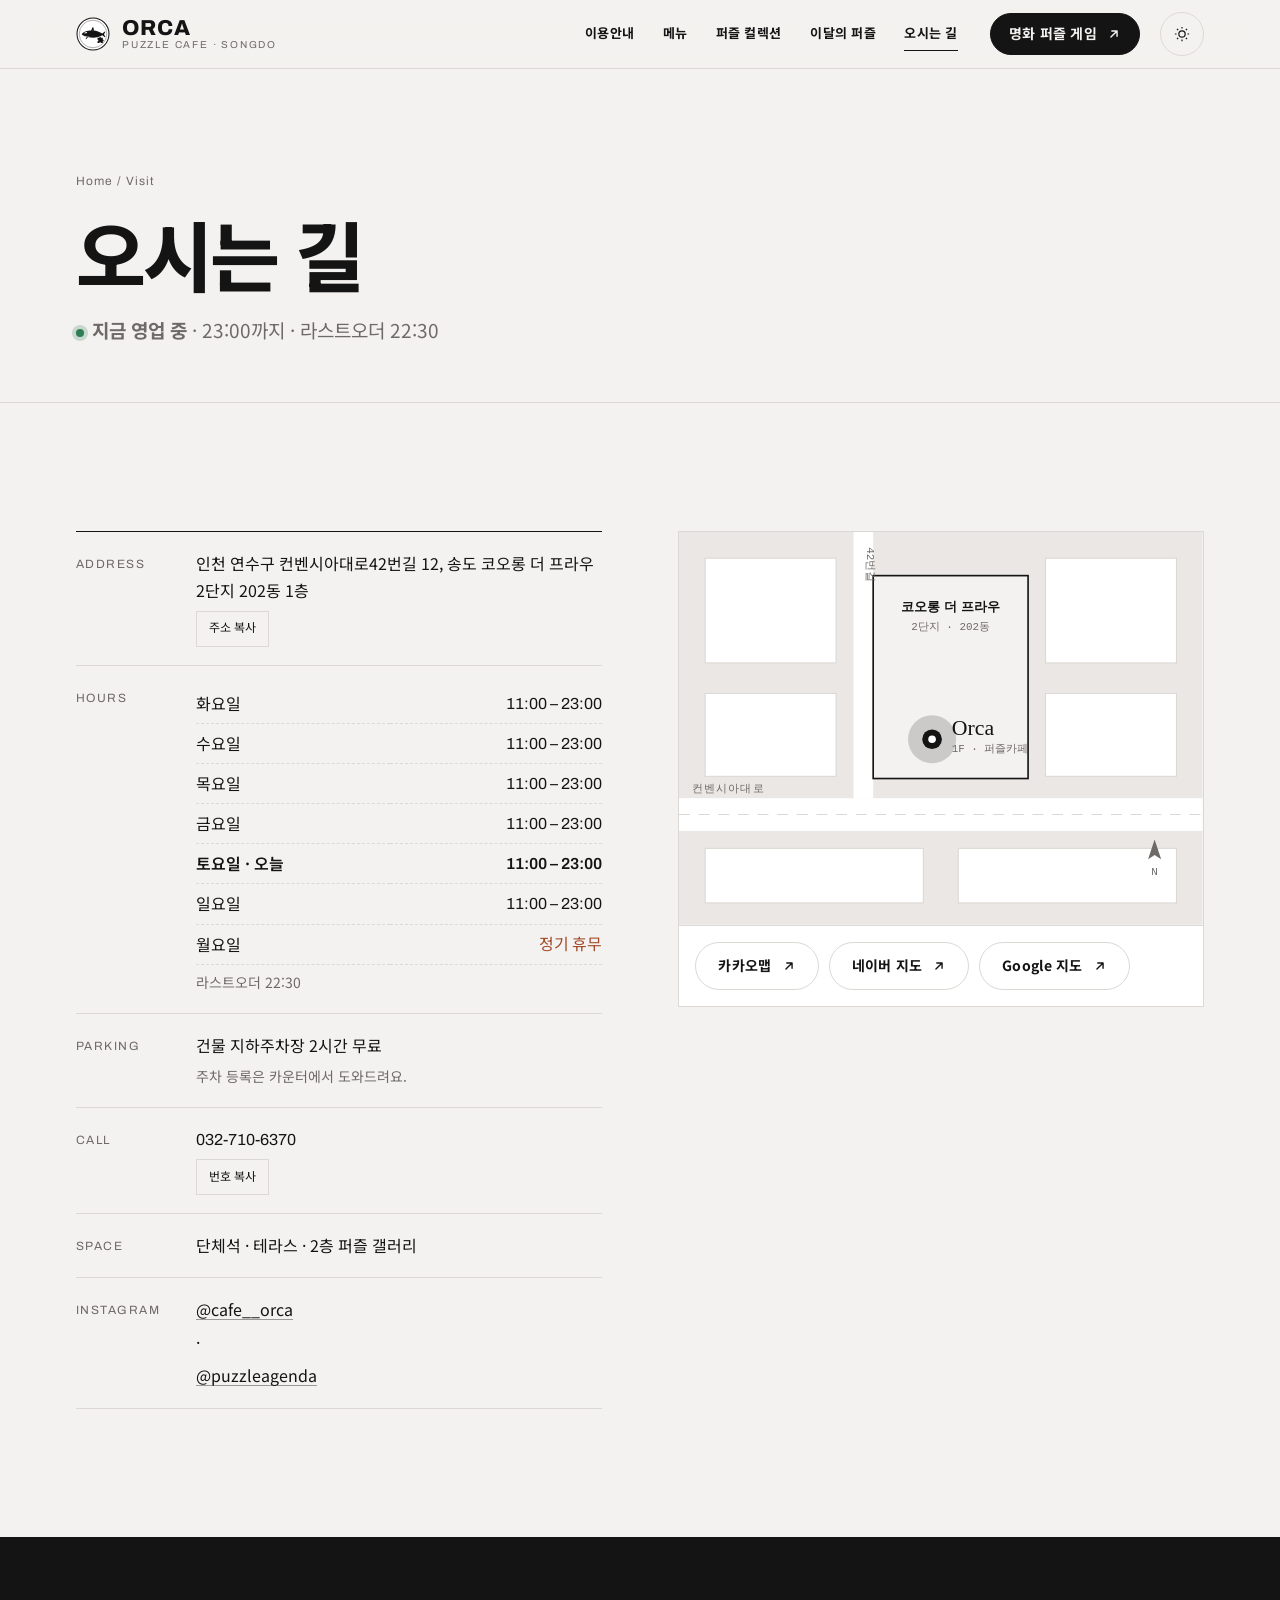
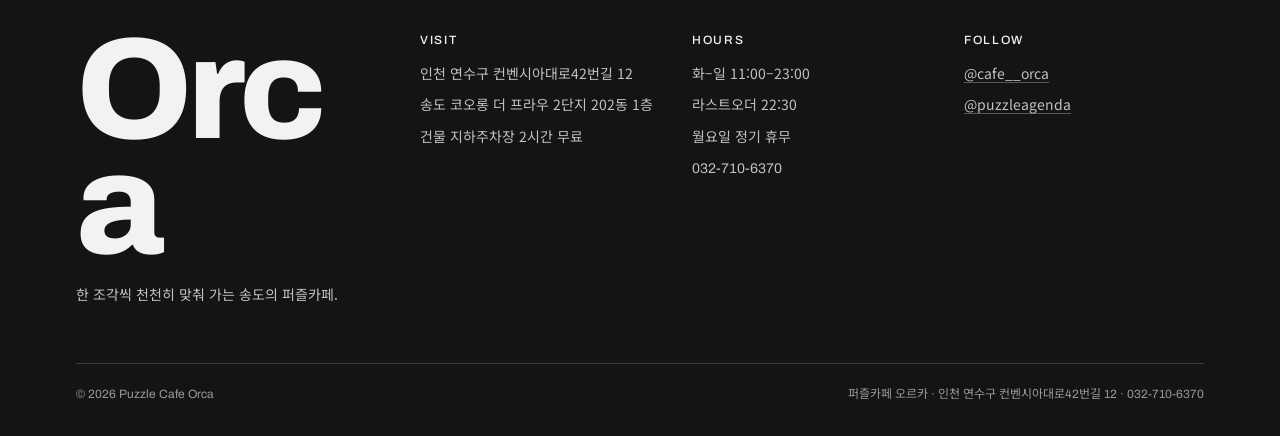
<file: visit.html>
<!doctype html>
<html lang="ko">
<head>
<meta charset="utf-8">
<meta name="viewport" content="width=device-width, initial-scale=1, viewport-fit=cover">
<title>오시는 길 · 퍼즐카페 오르카</title>
<meta name="claude:viewport-fit-sides" content="cover">
<meta name="description" content="퍼즐카페 오르카 주소, 영업시간, 주차, 연락처.">
<link rel="preconnect" href="https://fonts.googleapis.com">
<link rel="preconnect" href="https://fonts.gstatic.com" crossorigin>
<link rel="stylesheet" href="https://fonts.googleapis.com/css2?family=Archivo:wght@500;600;700;800&family=Noto+Sans+KR:wght@400;500;700;900&display=swap">
<link rel="stylesheet" href="assets/css/style.css">
<link rel="icon" href="data:image/svg+xml,%3Csvg xmlns='http://www.w3.org/2000/svg' viewBox='0 0 32 32'%3E%3Ccircle cx='16' cy='16' r='16' fill='%23141414'/%3E%3Ctext x='16' y='22' font-family='Arial' font-weight='800' font-size='16' fill='%23fff' text-anchor='middle'%3EO%3C/text%3E%3C/svg%3E">
<meta name="theme-color" content="#F4F2F0">
<meta property="og:site_name" content="퍼즐카페 오르카">
<meta property="og:type" content="website">
<meta property="og:locale" content="ko_KR">
<meta property="og:title" content="오시는 길 · 퍼즐카페 오르카">
<meta property="og:description" content="퍼즐카페 오르카 주소, 영업시간, 주차, 연락처.">
<script>try{var t=localStorage.getItem("orca-theme");if(t)document.documentElement.setAttribute("data-theme",t)}catch(e){}</script>
</head>
<body data-page="visit">
<div id="site-header"></div>
<main id="main">
  <header class="page-head">
    <div class="wrap">
      <span class="crumb"><a href="index.html">Home</a> / Visit</span>
      <h1 class="h1 h-kr">오시는 길</h1>
      <p class="lede" data-render="today-status"></p>
    </div>
  </header>
  <section class="section">
    <div class="wrap visit-grid">
      <dl class="info-list">
        <div>
          <dt>Address</dt>
          <dd>
            <span id="addr"><span data-render="text" data-key="cafe.address"></span>, <span data-render="text" data-key="cafe.addressDetail"></span></span>
            <button class="copy-btn" type="button" data-copy="addr">주소 복사</button>
          </dd>
        </div>
        <div>
          <dt>Hours</dt>
          <dd>
            <div data-render="hours"></div>
            <span class="muted" style="font-size:var(--fs-sm)">라스트오더 <span class="num" data-render="text" data-key="cafe.lastOrder"></span></span>
          </dd>
        </div>
        <div>
          <dt>Parking</dt>
          <dd><span data-render="text" data-key="cafe.parking"></span><span class="muted" style="font-size:var(--fs-sm)">주차 등록은 카운터에서 도와드려요.</span></dd>
        </div>
        <div>
          <dt>Call</dt>
          <dd><span class="mono num" id="phone" data-render="text" data-key="cafe.phone"></span><button class="copy-btn" type="button" data-copy="phone">번호 복사</button></dd>
        </div>
        <div>
          <dt>Space</dt>
          <dd><span>단체석 · 테라스 · 2층 퍼즐 갤러리</span></dd>
        </div>
        <div>
          <dt>Instagram</dt>
          <dd data-render="insta"></dd>
        </div>
      </dl>
      <div style="display:grid;gap:16px">
        <div class="map-card">
          <svg viewBox="0 0 480 360" role="img" aria-labelledby="map-title">
            <title id="map-title">컨벤시아대로와 컨벤시아대로42번길 모퉁이의 코오롱 더 프라우 2단지 1층에 오르카가 있다는 개념 약도</title>
            <rect width="480" height="360" fill="var(--paper-2)"/>
            <g fill="var(--mat)" stroke="var(--rule)">
              <rect x="24" y="24" width="120" height="96"/>
              <rect x="24" y="148" width="120" height="76"/>
              <rect x="336" y="24" width="120" height="96"/>
              <rect x="336" y="148" width="120" height="76"/>
              <rect x="24" y="290" width="200" height="50"/>
              <rect x="256" y="290" width="200" height="50"/>
            </g>
            <rect x="0" y="244" width="480" height="30" fill="var(--mat)"/>
            <line x1="0" y1="259" x2="480" y2="259" stroke="var(--rule)" stroke-dasharray="10 8"/>
            <rect x="160" y="0" width="18" height="244" fill="var(--mat)"/>
            <rect x="178" y="40" width="142" height="186" fill="var(--paper)" stroke="var(--ink)" stroke-width="1.5"/>
            <text x="249" y="72" text-anchor="middle" font-family="IBM Plex Sans KR, sans-serif" font-size="12" font-weight="600" fill="var(--ink)">코오롱 더 프라우</text>
            <text x="249" y="90" text-anchor="middle" font-family="IBM Plex Mono, monospace" font-size="10" fill="var(--ink-soft)">2단지 · 202동</text>
            <text x="12" y="238" font-family="IBM Plex Mono, monospace" font-size="10" letter-spacing="1" fill="var(--ink-soft)">컨벤시아대로</text>
            <text x="172" y="14" font-family="IBM Plex Mono, monospace" font-size="10" fill="var(--ink-soft)" transform="rotate(90 172 14)">42번길</text>
            <circle cx="232" cy="190" r="22" fill="var(--ocean)" opacity=".18"/>
            <circle cx="232" cy="190" r="9" fill="var(--ocean)"/>
            <circle cx="232" cy="190" r="3.5" fill="var(--mat)"/>
            <text x="250" y="186" font-family="Instrument Serif, serif" font-size="20" fill="var(--ink)">Orca</text>
            <text x="250" y="202" font-family="IBM Plex Mono, monospace" font-size="10" fill="var(--ink-soft)">1F · 퍼즐카페</text>
            <g transform="translate(436 300)" fill="var(--ink-soft)">
              <path d="M0 -18 L6 0 L0 -4 L-6 0Z"/>
              <text y="14" text-anchor="middle" font-family="IBM Plex Mono, monospace" font-size="10">N</text>
            </g>
          </svg>
          <div class="map-links" data-render="maps"></div>
        </div>
      </div>
    </div>
  </section>
</main>
<div id="site-footer"></div>
<script src="assets/js/data.js"></script>
<script src="assets/js/site.js"></script>
<script src="assets/js/pages.js"></script>
</body>
</html>
</file>
<file: assets/css/style.css>
/* ─────────────────────────────────────────────────────────────
   Puzzle Cafe Orca — gallery wall system
   Layout: a cool paper "gallery wall" with wide margins; puzzles hang
   as framed works, and facts sit in museum wall-labels set in mono.
   ───────────────────────────────────────────────────────────── */
:root {
  --paper: #F3F4F1;      /* wall */
  --paper-2: #E7E9E4;    /* recessed wall / bands */
  --mat: #FBFBF9;        /* frame mat, cards */
  --ink: #101215;        /* text, frames */
  --ink-soft: #545961;   /* secondary text */
  --rule: #D2D5CF;       /* hairlines */
  --ocean: #2152C2;      /* single accent */
  --ocean-wash: #DDE6F8; /* accent tint */
  --frame: #15171A;
  --open: #1E7A4C;
  --closed: #A2401F;

  --font-display: "Instrument Serif", "Noto Serif KR", Georgia, serif;
  --font-kr: "Noto Serif KR", "Instrument Serif", Georgia, serif;
  --font-body: "IBM Plex Sans KR", "Apple SD Gothic Neo", "Malgun Gothic", system-ui, sans-serif;
  --font-mono: "IBM Plex Mono", ui-monospace, Consolas, monospace;

  --fs-xs: 0.75rem;
  --fs-sm: 0.875rem;
  --fs-base: 1rem;
  --fs-md: 1.1875rem;
  --fs-lg: 1.5rem;
  --fs-xl: clamp(1.75rem, 3.4vw, 2.5rem);
  --fs-2xl: clamp(2.25rem, 5.4vw, 4rem);
  --fs-hero: clamp(2.75rem, 7.6vw, 5.75rem);

  --gl: max(clamp(16px, 4.5vw, 56px), env(safe-area-inset-left, 0px));
  --gr: max(clamp(16px, 4.5vw, 56px), env(safe-area-inset-right, 0px));
  --maxw: 1240px;
  --header-h: 68px;
  color-scheme: light;
}

@media (prefers-color-scheme: dark) {
  :root:not([data-theme="light"]) {
    --paper: #0E1013; --paper-2: #16191D; --mat: #1B1E23; --ink: #ECEDEA; --ink-soft: #A2A7AF;
    --rule: #2B2F36; --ocean: #7FA3FF; --ocean-wash: #1A2540; --frame: #050607;
    --open: #5CC48E; --closed: #F08A63; color-scheme: dark;
  }
}
:root[data-theme="dark"] {
  --paper: #0E1013; --paper-2: #16191D; --mat: #1B1E23; --ink: #ECEDEA; --ink-soft: #A2A7AF;
  --rule: #2B2F36; --ocean: #7FA3FF; --ocean-wash: #1A2540; --frame: #050607;
  --open: #5CC48E; --closed: #F08A63; color-scheme: dark;
}

/* ── base ───────────────────────────────────────────────────── */
*, *::before, *::after { box-sizing: border-box; }
html { -webkit-text-size-adjust: 100%; scroll-behavior: smooth; }
body {
  margin: 0;
  background: var(--paper);
  color: var(--ink);
  font-family: var(--font-body);
  font-size: var(--fs-base);
  line-height: 1.7;
  word-break: keep-all;
  overflow-wrap: anywhere;
  -webkit-font-smoothing: antialiased;
}
body::before {
  content: ""; position: fixed; inset: 0 0 auto; z-index: 60;
  height: env(safe-area-inset-top, 0px); background: var(--paper);
}
img, svg { max-width: 100%; display: block; }
a { color: inherit; text-underline-offset: 0.2em; text-decoration-thickness: 1px; }
a:hover { color: var(--ocean); }
:focus-visible { outline: 2px solid var(--ocean); outline-offset: 3px; border-radius: 2px; }
h1, h2, h3, h4 { margin: 0; font-weight: 600; line-height: 1.25; text-wrap: balance; }
p { margin: 0; }
button { font: inherit; color: inherit; }
[hidden] { display: none !important; }
.sr-only { position: absolute; width: 1px; height: 1px; overflow: hidden; clip: rect(0 0 0 0); white-space: nowrap; }
.skip { position: absolute; left: var(--gl); top: -60px; z-index: 100; background: var(--ink); color: var(--paper); padding: 8px 14px; }
.skip:focus { top: 8px; }

.wrap { max-width: var(--maxw); margin-inline: auto; padding-left: var(--gl); padding-right: var(--gr); }
.section { padding-block: clamp(64px, 10vw, 128px); }
.section.tight { padding-block: clamp(40px, 6vw, 72px); }
.band { background: var(--paper-2); }
.band-ink { background: var(--ink); color: var(--paper); }
.band-ink .eyebrow, .band-ink .muted { color: color-mix(in srgb, var(--paper) 68%, var(--ink)); }

/* ── type ───────────────────────────────────────────────────── */
.eyebrow {
  font-family: var(--font-mono); font-size: var(--fs-xs); font-weight: 500;
  letter-spacing: 0.14em; text-transform: uppercase; color: var(--ink-soft);
  display: inline-flex; align-items: center; gap: 10px;
}
.eyebrow::before { content: ""; width: 22px; height: 1px; background: currentColor; }
.display { font-family: var(--font-display); font-weight: 400; letter-spacing: -0.01em; }
.italic { font-style: italic; }
.h-kr { font-family: var(--font-kr); font-weight: 600; letter-spacing: -0.02em; }
.h1 { font-size: var(--fs-hero); line-height: 1.08; }
.h2 { font-size: var(--fs-2xl); line-height: 1.12; }
.h3 { font-size: var(--fs-xl); line-height: 1.2; }
.lede { font-size: var(--fs-md); color: var(--ink-soft); max-width: 36em; }
.muted { color: var(--ink-soft); }
.mono { font-family: var(--font-mono); }
.num { font-variant-numeric: tabular-nums; }
.section-head { display: grid; gap: 16px; margin-bottom: clamp(32px, 5vw, 56px); max-width: 44rem; }
.section-head.split { max-width: none; grid-template-columns: minmax(0, 1fr) auto; align-items: end; gap: 24px; }

/* ── buttons & links ────────────────────────────────────────── */
.actions { display: flex; flex-wrap: wrap; gap: 12px; }
.btn {
  display: inline-flex; align-items: center; justify-content: center; gap: 10px;
  min-height: 48px; padding: 0 22px; border: 1px solid var(--ink);
  background: var(--ink); color: var(--paper); text-decoration: none;
  font-size: var(--fs-sm); font-weight: 600; letter-spacing: 0.02em; cursor: pointer;
  transition: background .2s, color .2s, border-color .2s, transform .2s;
}
.btn:hover { background: var(--ocean); border-color: var(--ocean); color: #fff; }
.btn.ghost { background: transparent; color: var(--ink); }
.btn.ghost:hover { background: var(--ink); color: var(--paper); border-color: var(--ink); }
.btn .arr { transition: transform .2s; }
.btn:hover .arr { transform: translateX(3px); }
.link-arrow { font-weight: 600; text-decoration: none; border-bottom: 1px solid currentColor; padding-bottom: 2px; white-space: nowrap; }

/* ── header ─────────────────────────────────────────────────── */
.site-header {
  position: sticky; top: env(safe-area-inset-top, 0px); z-index: 50;
  background: color-mix(in srgb, var(--paper) 88%, transparent);
  backdrop-filter: saturate(1.4) blur(12px); -webkit-backdrop-filter: saturate(1.4) blur(12px);
  border-bottom: 1px solid var(--rule);
}
.site-header .wrap { display: flex; align-items: center; gap: 20px; min-height: var(--header-h); }
.brand { display: inline-flex; align-items: center; gap: 12px; text-decoration: none; color: var(--ink); margin-right: auto; }
.brand:hover { color: var(--ink); }
.brand-mark { width: 40px; height: 40px; flex: none; }
.brand-word { display: grid; line-height: 1.05; }
.brand-word b { font-family: var(--font-display); font-weight: 400; font-size: 1.6rem; letter-spacing: 0.02em; }
.brand-word small { font-family: var(--font-mono); font-size: 0.625rem; letter-spacing: 0.18em; text-transform: uppercase; color: var(--ink-soft); }
.nav { display: flex; align-items: center; gap: 4px; }
.nav a {
  position: relative; padding: 8px 12px; text-decoration: none; font-size: var(--fs-sm);
  font-weight: 500; color: var(--ink-soft);
}
.nav a:hover, .nav a[aria-current="page"] { color: var(--ink); }
.nav a[aria-current="page"]::after {
  content: ""; position: absolute; left: 12px; right: 12px; bottom: 2px; height: 2px; background: var(--ocean);
}
.icon-btn {
  width: 44px; height: 44px; display: inline-grid; place-items: center; flex: none;
  border: 1px solid var(--rule); background: transparent; cursor: pointer; border-radius: 50%;
}
.icon-btn:hover { border-color: var(--ink); }
.icon-btn svg { width: 18px; height: 18px; }
.menu-btn { display: none; }
.theme-btn .moon { display: none; }
:root[data-theme="dark"] .theme-btn .sun { display: none; }
:root[data-theme="dark"] .theme-btn .moon { display: block; }
@media (prefers-color-scheme: dark) {
  :root:not([data-theme="light"]) .theme-btn .sun { display: none; }
  :root:not([data-theme="light"]) .theme-btn .moon { display: block; }
}

@media (max-width: 900px) {
  .menu-btn { display: inline-grid; }
  .nav {
    position: fixed; inset: calc(var(--header-h) + env(safe-area-inset-top, 0px)) 0 auto 0;
    flex-direction: column; align-items: stretch; gap: 0;
    background: var(--paper); border-bottom: 1px solid var(--rule);
    padding: 8px var(--gr) 20px var(--gl);
    transform: translateY(-8px); opacity: 0; visibility: hidden;
    transition: opacity .2s, transform .2s, visibility .2s;
  }
  .nav.open { transform: none; opacity: 1; visibility: visible; }
  .nav a { padding: 14px 4px; font-size: var(--fs-md); border-bottom: 1px solid var(--rule); }
  .nav a[aria-current="page"]::after { left: auto; right: 4px; top: 50%; bottom: auto; width: 8px; height: 8px; border-radius: 50%; transform: translateY(-50%); }
}

/* ── hero ───────────────────────────────────────────────────── */
.hero { padding-block: clamp(40px, 7vw, 96px) clamp(48px, 7vw, 96px); }
.hero-grid { display: grid; grid-template-columns: minmax(0, 1fr) minmax(0, 1.05fr); gap: clamp(32px, 6vw, 88px); align-items: center; }
.hero-copy { display: grid; gap: 28px; min-width: 0; }
.hero-copy .h1 span { display: block; }
.hero-copy .en { font-family: var(--font-display); font-style: italic; font-size: clamp(1.4rem, 2.6vw, 2rem); color: var(--ink-soft); line-height: 1.2; }
.status-strip {
  display: grid; grid-template-columns: repeat(3, minmax(0, 1fr)); border-top: 1px solid var(--ink);
  margin-top: clamp(40px, 6vw, 72px);
}
.status-strip > div { padding: 18px 20px 0 0; display: grid; gap: 4px; min-width: 0; }
.status-strip > div + div { padding-left: 20px; border-left: 1px solid var(--rule); }
.status-strip dt { font-family: var(--font-mono); font-size: var(--fs-xs); letter-spacing: 0.12em; text-transform: uppercase; color: var(--ink-soft); }
.status-strip dd { margin: 0; font-size: var(--fs-md); font-weight: 600; }
.dot { display: inline-block; width: 8px; height: 8px; border-radius: 50%; margin-right: 8px; vertical-align: middle; background: var(--ink-soft); }
.dot.open { background: var(--open); box-shadow: 0 0 0 4px color-mix(in srgb, var(--open) 22%, transparent); }
.dot.closed { background: var(--closed); }

/* wall label (museum caption) */
.label {
  font-family: var(--font-mono); font-size: var(--fs-xs); line-height: 1.6; color: var(--ink-soft);
  display: grid; gap: 2px; min-width: 0;
}
.label b { font-family: var(--font-body); font-size: var(--fs-sm); color: var(--ink); font-weight: 600; }
.label .t-en { font-family: var(--font-display); font-style: italic; font-size: 1rem; color: var(--ink); }

/* ── frames & placeholders ──────────────────────────────────── */
.frame {
  background: var(--frame); padding: clamp(8px, 1.2vw, 12px);
  box-shadow: 0 1px 0 rgba(0,0,0,.04), 0 18px 40px -22px rgba(10,14,22,.45);
}
.frame > .mat { background: var(--mat); padding: clamp(10px, 2vw, 22px); }
.frame-art { aspect-ratio: 4 / 3; width: 100%; position: relative; overflow: hidden; }
.frame-art.portrait { aspect-ratio: 3 / 4; }
.frame-art.wide { aspect-ratio: 16 / 9; }

.ph {
  position: relative; width: 100%; max-width: 100%; aspect-ratio: 4 / 3; overflow: hidden;
  background:
    repeating-linear-gradient(135deg, transparent 0 11px, color-mix(in srgb, var(--ink) 7%, transparent) 11px 12px),
    var(--paper-2);
  display: grid; place-items: center; text-align: center; color: var(--ink-soft);
}
.ph.tall { aspect-ratio: 4 / 5; }
.ph.wide { aspect-ratio: 16 / 9; }
.ph span {
  font-family: var(--font-mono); font-size: var(--fs-xs); letter-spacing: 0.06em;
  background: var(--paper); padding: 6px 10px; border: 1px dashed var(--rule); max-width: 85%;
}

/* ── big number feature ─────────────────────────────────────── */
.big-grid { display: grid; grid-template-columns: minmax(0, 1.1fr) minmax(0, 1fr); gap: clamp(32px, 6vw, 80px); align-items: center; }
.big-num {
  font-family: var(--font-display); font-weight: 400; font-size: clamp(5rem, 17vw, 13rem);
  line-height: 0.85; letter-spacing: -0.03em; font-variant-numeric: tabular-nums lining-nums;
}
.big-num sup { font-size: 0.22em; letter-spacing: 0.04em; vertical-align: top; margin-left: 0.12em; font-family: var(--font-mono); position: relative; top: 0.6em; }
.facts { display: grid; grid-template-columns: repeat(2, minmax(0, 1fr)); gap: 0; border-top: 1px solid currentColor; margin-top: 32px; }
.facts > div { padding: 16px 16px 0 0; display: grid; gap: 2px; }
.facts > div + div { padding-left: 16px; border-left: 1px solid color-mix(in srgb, currentColor 25%, transparent); }
.facts b { font-family: var(--font-display); font-size: 2rem; font-weight: 400; line-height: 1.1; font-variant-numeric: tabular-nums; }

/* ── steps ──────────────────────────────────────────────────── */
.steps { display: grid; grid-template-columns: repeat(3, minmax(0, 1fr)); gap: 0; counter-reset: step; list-style: none; padding: 0; margin: 0; }
.steps li { padding: 28px 28px 8px 0; border-top: 1px solid var(--ink); display: grid; gap: 12px; align-content: start; min-width: 0; }
.steps li + li { padding-left: 28px; border-left: 1px solid var(--rule); }
.steps li::before {
  counter-increment: step; content: "0" counter(step);
  font-family: var(--font-display); font-size: 3rem; line-height: 1; color: var(--ocean);
}
.steps h3 { font-size: var(--fs-md); }
.steps p { color: var(--ink-soft); }

/* ── gallery wall ───────────────────────────────────────────── */
.wall { display: grid; grid-template-columns: repeat(12, minmax(0, 1fr)); gap: clamp(20px, 3vw, 40px); align-items: end; }
.wall > figure { margin: 0; display: grid; gap: 14px; min-width: 0; }
.wall .w-a { grid-column: span 5; }
.wall .w-b { grid-column: span 3; }
.wall .w-c { grid-column: span 4; }
.puzzle-art { position: absolute; inset: 0; }
/* ── puzzle catalogue ───────────────────────────────────────── */
.filters { display: grid; gap: 14px; margin-bottom: 40px; }
.filter-row { display: flex; flex-wrap: wrap; align-items: center; gap: 8px; }
.filter-row > .mono { font-size: var(--fs-xs); letter-spacing: 0.12em; text-transform: uppercase; color: var(--ink-soft); min-width: 4.5rem; }
.chip {
  min-height: 40px; padding: 0 16px; border: 1px solid var(--rule); background: transparent;
  border-radius: 999px; cursor: pointer; font-size: var(--fs-sm); font-weight: 500;
}
.chip:hover { border-color: var(--ink); }
.chip[aria-pressed="true"] { background: var(--ink); color: var(--paper); border-color: var(--ink); }
.catalog { display: grid; grid-template-columns: repeat(auto-fill, minmax(220px, 1fr)); gap: clamp(28px, 4vw, 48px) clamp(20px, 3vw, 36px); }
.catalog figure { margin: 0; display: grid; gap: 14px; align-content: start; }
.diff { display: inline-flex; gap: 4px; vertical-align: middle; margin-right: 6px; }
.diff i { width: 7px; height: 7px; border-radius: 50%; border: 1px solid var(--ink-soft); }
.diff i.on { background: var(--ink); border-color: var(--ink); }
.tag {
  display: inline-block; font-family: var(--font-mono); font-size: 0.6875rem; letter-spacing: 0.08em;
  padding: 2px 8px; border: 1px solid var(--rule); color: var(--ink-soft); vertical-align: middle;
}
.tag.accent { border-color: var(--ocean); color: var(--ocean); }
.empty { padding: 48px 0; text-align: center; color: var(--ink-soft); }

/* ── tabs & menu board ──────────────────────────────────────── */
.tabs { display: flex; gap: 0; border-bottom: 1px solid var(--rule); overflow-x: auto; scrollbar-width: none; margin-bottom: 8px; }
.tabs::-webkit-scrollbar { display: none; }
.tab {
  flex: none; padding: 14px 20px; border: 0; background: none; cursor: pointer; position: relative;
  font-size: var(--fs-base); font-weight: 600; color: var(--ink-soft);
}
.tab[aria-selected="true"] { color: var(--ink); }
.tab[aria-selected="true"]::after { content: ""; position: absolute; left: 12px; right: 12px; bottom: -1px; height: 2px; background: var(--ink); }
.menu-board { list-style: none; margin: 0; padding: 0; }
.menu-board li { display: grid; grid-template-columns: minmax(0, auto) 1fr auto; align-items: baseline; gap: 14px; padding: 20px 0; border-bottom: 1px solid var(--rule); }
.menu-board .nm { display: grid; gap: 2px; min-width: 0; }
.menu-board .nm b { font-size: var(--fs-md); font-weight: 600; }
.menu-board .nm i { font-family: var(--font-display); font-size: 1.05rem; color: var(--ink-soft); }
.menu-board .lead { border-bottom: 1px dotted var(--ink-soft); transform: translateY(-6px); min-width: 24px; }
.menu-board .pr { font-family: var(--font-mono); font-size: var(--fs-md); font-variant-numeric: tabular-nums; }
.menu-layout { display: grid; grid-template-columns: minmax(0, 1.4fr) minmax(0, 1fr); gap: clamp(32px, 6vw, 80px); align-items: start; }
.aside-card { background: var(--mat); border: 1px solid var(--rule); padding: clamp(20px, 3vw, 32px); display: grid; gap: 14px; }

/* ── pricing (guide) ────────────────────────────────────────── */
.plans { display: grid; grid-template-columns: repeat(3, minmax(0, 1fr)); gap: clamp(16px, 2vw, 24px); }
.plan { background: var(--mat); border: 1px solid var(--rule); padding: clamp(22px, 3vw, 32px); display: grid; gap: 16px; align-content: start; }
.plan.feature { border-color: var(--ink); box-shadow: inset 0 0 0 1px var(--ink); }
.plan .price { font-family: var(--font-display); font-size: 3rem; line-height: 1; font-variant-numeric: tabular-nums; }
.plan .price small { font-family: var(--font-body); font-size: var(--fs-sm); color: var(--ink-soft); margin-left: 6px; }
.plan ul { margin: 0; padding: 0; list-style: none; display: grid; gap: 8px; color: var(--ink-soft); font-size: var(--fs-sm); }
.plan li { padding-left: 20px; position: relative; }
.plan li::before { content: ""; position: absolute; left: 0; top: 0.62em; width: 10px; height: 1px; background: var(--ink); }

.faq { border-top: 1px solid var(--ink); }
.faq details { border-bottom: 1px solid var(--rule); }
.faq summary {
  list-style: none; cursor: pointer; padding: 22px 44px 22px 0; position: relative;
  font-size: var(--fs-md); font-weight: 600;
}
.faq summary::-webkit-details-marker { display: none; }
.faq summary::after {
  content: ""; position: absolute; right: 6px; top: 50%; width: 14px; height: 14px; margin-top: -7px;
  background: linear-gradient(var(--ink), var(--ink)) center / 14px 1.5px no-repeat, linear-gradient(var(--ink), var(--ink)) center / 1.5px 14px no-repeat;
  transition: transform .25s;
}
.faq details[open] summary::after { transform: rotate(45deg); }
.faq details p { padding: 0 44px 24px 0; color: var(--ink-soft); max-width: 42rem; }

/* ── ranking ────────────────────────────────────────────────── */
.podium { display: grid; grid-template-columns: repeat(3, minmax(0, 1fr)); gap: clamp(12px, 2vw, 24px); align-items: end; }
.podium > div { border: 1px solid var(--rule); background: var(--mat); padding: 20px; display: grid; gap: 6px; min-width: 0; }
.podium .p1 { border-color: var(--ink); padding-block: 32px; }
.podium .rk { font-family: var(--font-display); font-size: 2.5rem; line-height: 1; }
.podium .p1 .rk { color: var(--ocean); font-size: 3.25rem; }
.podium .tm { font-family: var(--font-mono); font-size: var(--fs-lg); font-variant-numeric: tabular-nums; }
.podium .team { font-weight: 600; overflow: hidden; text-overflow: ellipsis; white-space: nowrap; }
.table-wrap { overflow-x: auto; }
table.board { width: 100%; border-collapse: collapse; font-variant-numeric: tabular-nums; min-width: 420px; }
.board th { text-align: left; font-family: var(--font-mono); font-size: var(--fs-xs); font-weight: 500; letter-spacing: 0.12em; text-transform: uppercase; color: var(--ink-soft); padding: 12px 12px 12px 0; border-bottom: 1px solid var(--ink); }
.board td { padding: 16px 12px 16px 0; border-bottom: 1px solid var(--rule); }
.board td.t { font-family: var(--font-mono); }
.board tr.you td { background: var(--ocean-wash); }
.board tr.you td:first-child { box-shadow: inset 3px 0 0 var(--ocean); padding-left: 12px; }
.rank-layout { display: grid; grid-template-columns: minmax(0, 0.9fr) minmax(0, 1.1fr); gap: clamp(32px, 6vw, 80px); align-items: start; }
.rules { margin: 0; padding: 0; list-style: none; display: grid; gap: 0; border-top: 1px solid var(--ink); }
.rules li { padding: 14px 0; border-bottom: 1px solid var(--rule); display: grid; grid-template-columns: 2rem 1fr; }
.rules li span { font-family: var(--font-mono); font-size: var(--fs-xs); color: var(--ink-soft); padding-top: 4px; }

.stopwatch { background: var(--ink); color: var(--paper); padding: clamp(24px, 4vw, 40px); display: grid; gap: 20px; }
.stopwatch .clock { font-family: var(--font-mono); font-size: clamp(3rem, 9vw, 5.5rem); line-height: 1; font-variant-numeric: tabular-nums; letter-spacing: -0.02em; }
.stopwatch .btn { background: var(--paper); color: var(--ink); border-color: var(--paper); }
.stopwatch .btn:hover { background: var(--ocean); border-color: var(--ocean); color: #fff; }
.stopwatch .btn.ghost { background: transparent; color: var(--paper); border-color: color-mix(in srgb, var(--paper) 40%, transparent); }
.stopwatch .verdict { min-height: 1.7em; color: color-mix(in srgb, var(--paper) 75%, var(--ink)); }

/* ── visit ──────────────────────────────────────────────────── */
.visit-grid { display: grid; grid-template-columns: minmax(0, 1fr) minmax(0, 1fr); gap: clamp(32px, 6vw, 80px); align-items: start; }
.info-list { margin: 0; display: grid; border-top: 1px solid var(--ink); }
.info-list > div { display: grid; grid-template-columns: 6.5rem minmax(0, 1fr); gap: 16px; padding: 18px 0; border-bottom: 1px solid var(--rule); }
.info-list dt { font-family: var(--font-mono); font-size: var(--fs-xs); letter-spacing: 0.12em; text-transform: uppercase; color: var(--ink-soft); padding-top: 4px; }
.info-list dd { margin: 0; display: grid; gap: 6px; min-width: 0; }
.hours { width: 100%; border-collapse: collapse; font-variant-numeric: tabular-nums; }
.hours td { padding: 6px 0; border-bottom: 1px dashed var(--rule); }
.hours td:last-child { text-align: right; font-family: var(--font-mono); }
.hours tr.today td { color: var(--ocean); font-weight: 600; }
.hours tr.off td:last-child { color: var(--closed); }
.copy-btn {
  justify-self: start; display: inline-flex; align-items: center; gap: 6px; min-height: 36px; padding: 0 12px;
  border: 1px solid var(--rule); background: transparent; cursor: pointer; font-size: var(--fs-xs); font-family: var(--font-mono);
}
.copy-btn:hover { border-color: var(--ink); }
.verify {
  display: inline-flex; align-items: center; gap: 6px; font-size: var(--fs-xs); color: var(--ink-soft);
  border-left: 2px solid var(--ocean); padding: 2px 0 2px 10px; line-height: 1.5;
}
.map-card { position: relative; border: 1px solid var(--rule); background: var(--mat); }
.map-card svg { width: 100%; height: auto; }
.map-links { display: flex; flex-wrap: wrap; gap: 10px; padding: 16px; border-top: 1px solid var(--rule); }

/* ── page header (sub pages) ────────────────────────────────── */
.page-head { padding-block: clamp(48px, 8vw, 104px) clamp(32px, 5vw, 56px); border-bottom: 1px solid var(--rule); }
.page-head .wrap { display: grid; gap: 20px; }
.page-head .h1 { font-size: clamp(2.5rem, 6.4vw, 4.75rem); }
.crumb { font-family: var(--font-mono); font-size: var(--fs-xs); color: var(--ink-soft); letter-spacing: 0.08em; }
.crumb a { text-decoration: none; }

.note {
  font-size: var(--fs-sm); color: var(--ink-soft); padding: 14px 16px; background: var(--paper-2);
  border-left: 2px solid var(--ink-soft);
}

/* ── footer ─────────────────────────────────────────────────── */
.site-footer { background: var(--ink); color: var(--paper); padding-block: clamp(56px, 8vw, 96px) calc(32px + env(safe-area-inset-bottom, 0px)); }
.site-footer a { color: inherit; }
.site-footer a:hover { color: var(--ocean); }
.foot-top { display: grid; grid-template-columns: minmax(0, 1.3fr) repeat(3, minmax(0, 1fr)); gap: 32px; }
.foot-word { font-family: var(--font-display); font-size: clamp(4rem, 12vw, 9rem); line-height: 0.8; letter-spacing: -0.02em; }
.foot-col { display: grid; gap: 8px; align-content: start; font-size: var(--fs-sm); color: color-mix(in srgb, var(--paper) 78%, var(--ink)); }
.foot-col h4 { font-family: var(--font-mono); font-size: var(--fs-xs); font-weight: 500; letter-spacing: 0.14em; text-transform: uppercase; color: var(--paper); margin-bottom: 6px; }
.foot-bottom { margin-top: 56px; padding-top: 20px; border-top: 1px solid color-mix(in srgb, var(--paper) 18%, transparent); display: flex; flex-wrap: wrap; justify-content: space-between; gap: 12px; font-family: var(--font-mono); font-size: var(--fs-xs); color: color-mix(in srgb, var(--paper) 60%, var(--ink)); }

/* ── reveal ─────────────────────────────────────────────────── */
.reveal.pending { opacity: 0; transform: translateY(18px); }
.reveal { transition: opacity .8s ease, transform .8s cubic-bezier(.2,.8,.2,1); }

/* ── responsive ─────────────────────────────────────────────── */
@media (max-width: 960px) {
  .hero-grid, .big-grid, .menu-layout, .rank-layout, .visit-grid { grid-template-columns: minmax(0, 1fr); }
  .plans { grid-template-columns: minmax(0, 1fr); }
  .wall .w-a { grid-column: span 12; }
  .wall .w-b, .wall .w-c { grid-column: span 6; }
  .foot-top { grid-template-columns: repeat(2, minmax(0, 1fr)); }
  .foot-top > :first-child { grid-column: 1 / -1; }
}
@media (max-width: 640px) {
  :root { --header-h: 60px; }
  .brand-word small { display: none; }
  .status-strip { grid-template-columns: minmax(0, 1fr); }
  .status-strip > div, .status-strip > div + div { padding: 14px 0; border-left: 0; border-bottom: 1px solid var(--rule); }
  .steps { grid-template-columns: minmax(0, 1fr); }
  .steps li, .steps li + li { padding: 24px 0 20px; border-left: 0; }
  .wall .w-b, .wall .w-c { grid-column: span 12; }
  .section-head.split { grid-template-columns: minmax(0, 1fr); }
  .podium { grid-template-columns: minmax(0, 1fr); }
  .podium .p1 { order: -1; }
  .info-list > div { grid-template-columns: minmax(0, 1fr); gap: 6px; }
  .foot-top { grid-template-columns: minmax(0, 1fr); }
  .facts { grid-template-columns: minmax(0, 1fr); }
  .facts > div + div { padding-left: 0; border-left: 0; }
  .catalog { grid-template-columns: repeat(2, minmax(0, 1fr)); gap: 28px 14px; }
  .catalog .frame { padding: 6px; }
  .catalog .frame > .mat { padding: 8px; }
  table.board { min-width: 0; }
  .menu-board li { grid-template-columns: minmax(0, 1fr) auto; }
  .menu-board .lead { display: none; }
}

@media (prefers-reduced-motion: reduce) {
  html { scroll-behavior: auto; }
  *, *::before, *::after { transition-duration: 0.01ms !important; animation-duration: 0.01ms !important; }
  .reveal.pending { opacity: 1; transform: none; }
}

/* ── hero stage: blurred art-puzzle app behind the hero ─────── */
.stage { position: relative; isolation: isolate; overflow: hidden; display: grid; align-items: center; min-height: clamp(560px, 78vh, 820px); }
.stage-bg { position: absolute; inset: -32px; z-index: -2; background: var(--paper-2); }
.stage-bg iframe { width: 100%; height: 100%; border: 0; display: block; filter: blur(14px) saturate(1.15); transform: scale(1.04); pointer-events: none; transition: filter .6s ease, transform .6s ease; }
.stage-veil {
  position: absolute; inset: 0; z-index: -1; pointer-events: none; transition: opacity .4s;
  background: linear-gradient(90deg, var(--paper) 0 28%, color-mix(in srgb, var(--paper) 62%, transparent) 62%, color-mix(in srgb, var(--paper) 30%, transparent));
}
.stage-hit { position: absolute; inset: 0; z-index: 0; border: 0; background: none; cursor: pointer; }
.stage-hit:focus-visible { outline-offset: -6px; }
.stage-content { position: relative; z-index: 1; width: 100%; pointer-events: none; }
.stage-content a, .stage-content button { pointer-events: auto; }
.stage-bar { position: absolute; z-index: 3; display: none; gap: 10px; top: calc(12px + env(safe-area-inset-top, 0px)); right: max(12px, env(safe-area-inset-right, 0px)); }
.play-hint { display: inline-flex; align-items: center; font-family: var(--font-mono); font-size: var(--fs-xs); letter-spacing: .04em; color: var(--ink-soft); }
.stage.playing { position: fixed; inset: 0; z-index: 100; min-height: 0; }
.stage.playing .stage-bg { inset: 0; }
.stage.playing .stage-bg iframe { filter: none; transform: none; pointer-events: auto; }
.stage.playing .stage-veil, .stage.playing .stage-content, .stage.playing .stage-hit { opacity: 0; visibility: hidden; }
.stage.playing .stage-bar { display: flex; }
.stage.playing .stage-bar .btn.ghost { background: var(--paper); }
body.is-playing { overflow: hidden; }

.orca3d { position: relative; width: 100%; aspect-ratio: 5 / 4; max-width: 100%; display: grid; place-items: center; }
.orca3d canvas { width: 100% !important; height: 100% !important; display: block; }
.orca3d .orca-fallback { width: 82%; color: var(--ink); animation: swim 6s ease-in-out infinite; filter: drop-shadow(0 24px 22px rgba(8, 12, 20, .25)); }
@keyframes swim { 50% { transform: translateY(-12px) rotate(-3deg); } }
@media (max-width: 960px) {
  .stage-veil { background: linear-gradient(180deg, var(--paper) 0 45%, color-mix(in srgb, var(--paper) 55%, transparent)); }
  .orca3d { aspect-ratio: 16 / 10; }
}

/* ─────────────────────────────────────────────────────────────
   Production theme — monotone, agency-style restraint.
   One ink on warm grey; bold grotesk type; flat cards; pill CTAs.
   (Overrides the earlier gallery tokens above.)
   ───────────────────────────────────────────────────────────── */
:root {
  --paper: #F4F2F0; --paper-2: #EAE7E4; --mat: #FFFFFF; --ink: #141414; --ink-soft: #6E6A67;
  --rule: #DCD8D4; --ocean: #141414; --ocean-wash: #E4E0DC; --frame: #141414;
  --open: #2F7D52; --closed: #A04A2A;
  --font-display: "Archivo", "Noto Sans KR", system-ui, sans-serif;
  --font-kr: "Noto Sans KR", "Apple SD Gothic Neo", "Malgun Gothic", sans-serif;
  --font-body: "Noto Sans KR", "Apple SD Gothic Neo", "Malgun Gothic", system-ui, sans-serif;
  --font-mono: "Archivo", "Noto Sans KR", system-ui, sans-serif;
}
@media (prefers-color-scheme: dark) {
  :root:not([data-theme="light"]) {
    --paper: #121212; --paper-2: #1A1A1A; --mat: #1E1E1E; --ink: #F2F0EE; --ink-soft: #9C9895;
    --rule: #2D2D2D; --ocean: #F2F0EE; --ocean-wash: #262626; --frame: #000000; --open: #6CC495; --closed: #E8906C;
  }
}
:root[data-theme="dark"] {
  --paper: #121212; --paper-2: #1A1A1A; --mat: #1E1E1E; --ink: #F2F0EE; --ink-soft: #9C9895;
  --rule: #2D2D2D; --ocean: #F2F0EE; --ocean-wash: #262626; --frame: #000000; --open: #6CC495; --closed: #E8906C;
}

.h-kr { font-family: var(--font-kr); font-weight: 800; letter-spacing: -0.04em; }
.display, .big-num, .foot-word, .plan .price, .podium .rk, .steps li::before, .facts b { font-family: var(--font-display); font-weight: 800; letter-spacing: -0.04em; }
.eyebrow { font-family: var(--font-display); font-weight: 700; letter-spacing: 0.06em; }
.eyebrow::before { width: 6px; height: 6px; border-radius: 50%; background: var(--ink-soft); }
.hero-copy .en, .label .t-en, .menu-board .nm i { font-family: var(--font-display); font-style: normal; font-weight: 600; letter-spacing: 0.02em; text-transform: uppercase; font-size: var(--fs-sm); }
.hero-copy .en { font-size: clamp(1rem, 1.6vw, 1.25rem); }
.steps li::before { color: var(--ink); font-size: 2.25rem; }

.brand-word b { font-family: var(--font-display); font-weight: 800; font-size: 1.35rem; letter-spacing: 0.04em; text-transform: uppercase; }
.brand-mark { width: 34px; height: 34px; }
.nav a { font-family: var(--font-display); font-weight: 700; font-size: 0.8125rem; letter-spacing: 0.04em; color: var(--ink); }
.nav a[aria-current="page"]::after { height: 1.5px; background: var(--ink); }
.nav-cta { min-height: 42px; padding: 0 18px; background: var(--mat); color: var(--ink); border-color: var(--mat); }
.nav-cta:hover { background: var(--ink); color: var(--paper); border-color: var(--ink); }
@media (max-width: 900px) { .nav-cta { display: none; } }

.btn { border-radius: 999px; font-weight: 700; }
.btn:hover { background: var(--ink); border-color: var(--ink); color: var(--paper); opacity: 0.86; }
.btn.ghost { border-color: var(--rule); }
.btn.ghost:hover { background: var(--ink); color: var(--paper); border-color: var(--ink); opacity: 1; }
.chip[aria-pressed="true"], .stopwatch .btn:hover { background: var(--ink); color: var(--paper); border-color: var(--ink); }
.tag.accent { border-color: var(--ink); color: var(--ink); }

/* flat cards and image tiles */
.frame { background: none; padding: 0; box-shadow: none; }
.frame > .mat { background: none; padding: 0; }
.frame-art, .ph { border-radius: 4px; }
.ph { background: var(--paper-2); }
.ph span { display: none; }
.plan, .podium > div, .aside-card { border-radius: 4px; border-color: var(--rule); }
.plan.feature { box-shadow: none; border-color: var(--ink); }
.podium .p1 .rk { color: var(--ink); }
.board tr.you td:first-child { box-shadow: inset 3px 0 0 var(--ink); }
.hours tr.today td { color: var(--ink); }

/* hero: text over the blurred art-puzzle app */
.stage .hero-grid { grid-template-columns: minmax(0, 1fr); }
.stage .hero-copy { max-width: 46rem; }
.stage .h1 { font-size: clamp(3rem, 8.5vw, 6.5rem); line-height: 1.02; }
.stage-veil { background: linear-gradient(90deg, var(--paper) 0 26%, color-mix(in srgb, var(--paper) 70%, transparent) 58%, color-mix(in srgb, var(--paper) 40%, transparent)); }
.band-ink .ph { background: color-mix(in srgb, var(--paper) 10%, var(--ink)); }
.big-num { font-size: clamp(4rem, 11vw, 9.5rem); white-space: nowrap; }
.puzzle-art { filter: grayscale(1) contrast(1.05); }

/* ── Impeccable polish pass ─────────────────────────────────── */
/* browser surfaces carry the palette too */
html { scrollbar-color: var(--ink-soft) var(--paper); accent-color: var(--ink); caret-color: var(--ink); }
::selection { background: var(--ink); color: var(--paper); }
a { text-decoration-color: color-mix(in srgb, currentColor 40%, transparent); }

/* drawn arrow icons (no unicode glyphs) */
.arr { display: inline-block; width: 14px; height: 14px; flex: none; background: currentColor; vertical-align: -2px;
  -webkit-mask: url("data:image/svg+xml,%3Csvg xmlns='http://www.w3.org/2000/svg' viewBox='0 0 16 16' fill='none' stroke='black' stroke-width='1.6' stroke-linecap='round' stroke-linejoin='round'%3E%3Cpath d='M2.5 8h11M9 3.5 13.5 8 9 12.5'/%3E%3C/svg%3E") center / contain no-repeat;
          mask: url("data:image/svg+xml,%3Csvg xmlns='http://www.w3.org/2000/svg' viewBox='0 0 16 16' fill='none' stroke='black' stroke-width='1.6' stroke-linecap='round' stroke-linejoin='round'%3E%3Cpath d='M2.5 8h11M9 3.5 13.5 8 9 12.5'/%3E%3C/svg%3E") center / contain no-repeat; }
.arr.ext { -webkit-mask-image: url("data:image/svg+xml,%3Csvg xmlns='http://www.w3.org/2000/svg' viewBox='0 0 16 16' fill='none' stroke='black' stroke-width='1.6' stroke-linecap='round' stroke-linejoin='round'%3E%3Cpath d='M4.5 11.5 11.5 4.5M5.5 4.5h6v6'/%3E%3C/svg%3E");
          mask-image: url("data:image/svg+xml,%3Csvg xmlns='http://www.w3.org/2000/svg' viewBox='0 0 16 16' fill='none' stroke='black' stroke-width='1.6' stroke-linecap='round' stroke-linejoin='round'%3E%3Cpath d='M4.5 11.5 11.5 4.5M5.5 4.5h6v6'/%3E%3C/svg%3E"); }
.link-arrow { display: inline-flex; align-items: center; gap: 8px; }

/* header game link */
.nav-cta { background: var(--ink); color: var(--paper); border-color: var(--ink); }
.nav-cta:hover { background: var(--ink); color: var(--paper); opacity: .86; }
.nav-game { display: none !important; }
@media (max-width: 900px) { .nav-game { display: flex !important; align-items: center; gap: 8px; } }

/* paintings */
.art { margin: 0; display: grid; gap: 14px; align-content: start; min-width: 0; }
.art img { width: 100%; height: auto; aspect-ratio: 4 / 3; object-fit: cover; border-radius: 4px; background: var(--paper-2); }
.art.w-b img { aspect-ratio: 3 / 4; }
.art.solo img { aspect-ratio: auto; max-height: 72vh; object-fit: contain; background: none; }
.band-ink .art .label b { color: var(--paper); }
.band-ink .art .label { color: color-mix(in srgb, var(--paper) 65%, var(--ink)); }
.art-grid { display: grid; grid-template-columns: repeat(4, minmax(0, 1fr)); gap: clamp(28px, 4vw, 48px) clamp(16px, 2.4vw, 28px); }
.art-link { text-decoration: none; color: inherit; display: block; }
.art-link img { transition: transform .5s cubic-bezier(.16, 1, .3, 1), filter .5s; }
.art-link:hover img { transform: scale(1.015); filter: brightness(1.04); }
.art-link:hover b { text-decoration: underline; text-underline-offset: .2em; }
.block-title { font-family: var(--font-kr); font-size: var(--fs-md); font-weight: 700; letter-spacing: -0.02em; }

/* hero: the Great Wave sits under the playable app, so the stage is never empty */
.stage-bg { background: var(--paper-2) url("../img/art/45434.jpg") center / cover no-repeat; }

@media (max-width: 960px) { .art-grid { grid-template-columns: repeat(2, minmax(0, 1fr)); } }

/* hero: one large English line is the whole statement */
.hero-en { font-family: var(--font-display); font-weight: 800; font-size: clamp(3rem, 8.4vw, 6rem); line-height: 0.98; letter-spacing: -0.04em; text-transform: uppercase; text-wrap: balance; max-width: 12ch; }

/* small orca that trails the mouse */
.orca-buddy {
  --mat: #ffffff; color: #0b0d10;
  position: fixed; left: 0; top: 0; z-index: 90; width: 46px; pointer-events: none;
  opacity: 0; transition: opacity .3s ease; will-change: transform;
  filter: drop-shadow(0 0 1px rgba(255, 255, 255, .7)) drop-shadow(0 4px 6px rgba(0, 0, 0, .18));
}
.orca-buddy.on { opacity: 1; }
.orca-buddy svg { width: 100%; height: auto; margin: -12px 0 0 -23px; transform-origin: 70% 50%; animation: buddy-swim .9s ease-in-out infinite alternate; }
@keyframes buddy-swim { from { transform: skewY(-3deg); } to { transform: skewY(3deg); } }
body.is-playing .orca-buddy { display: none; }
.orca-buddy.still svg { animation: none; }
</file>
